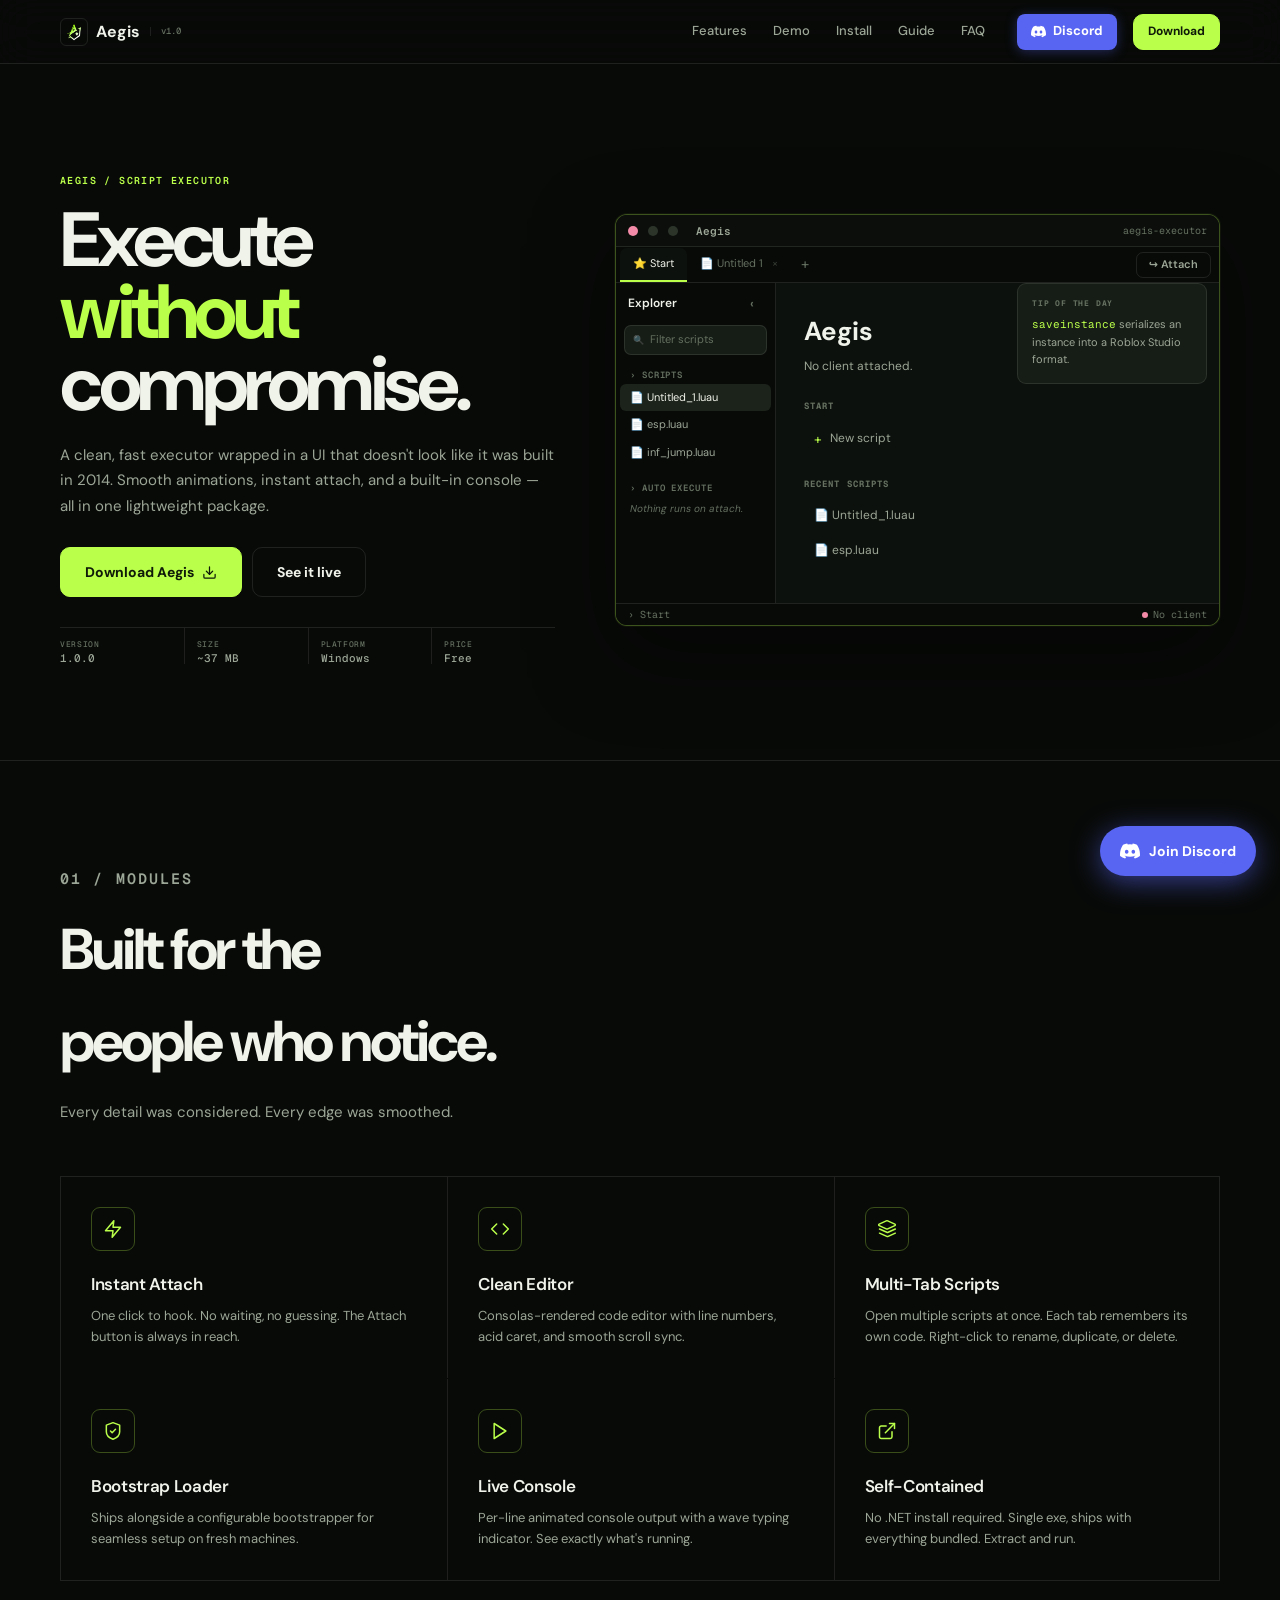
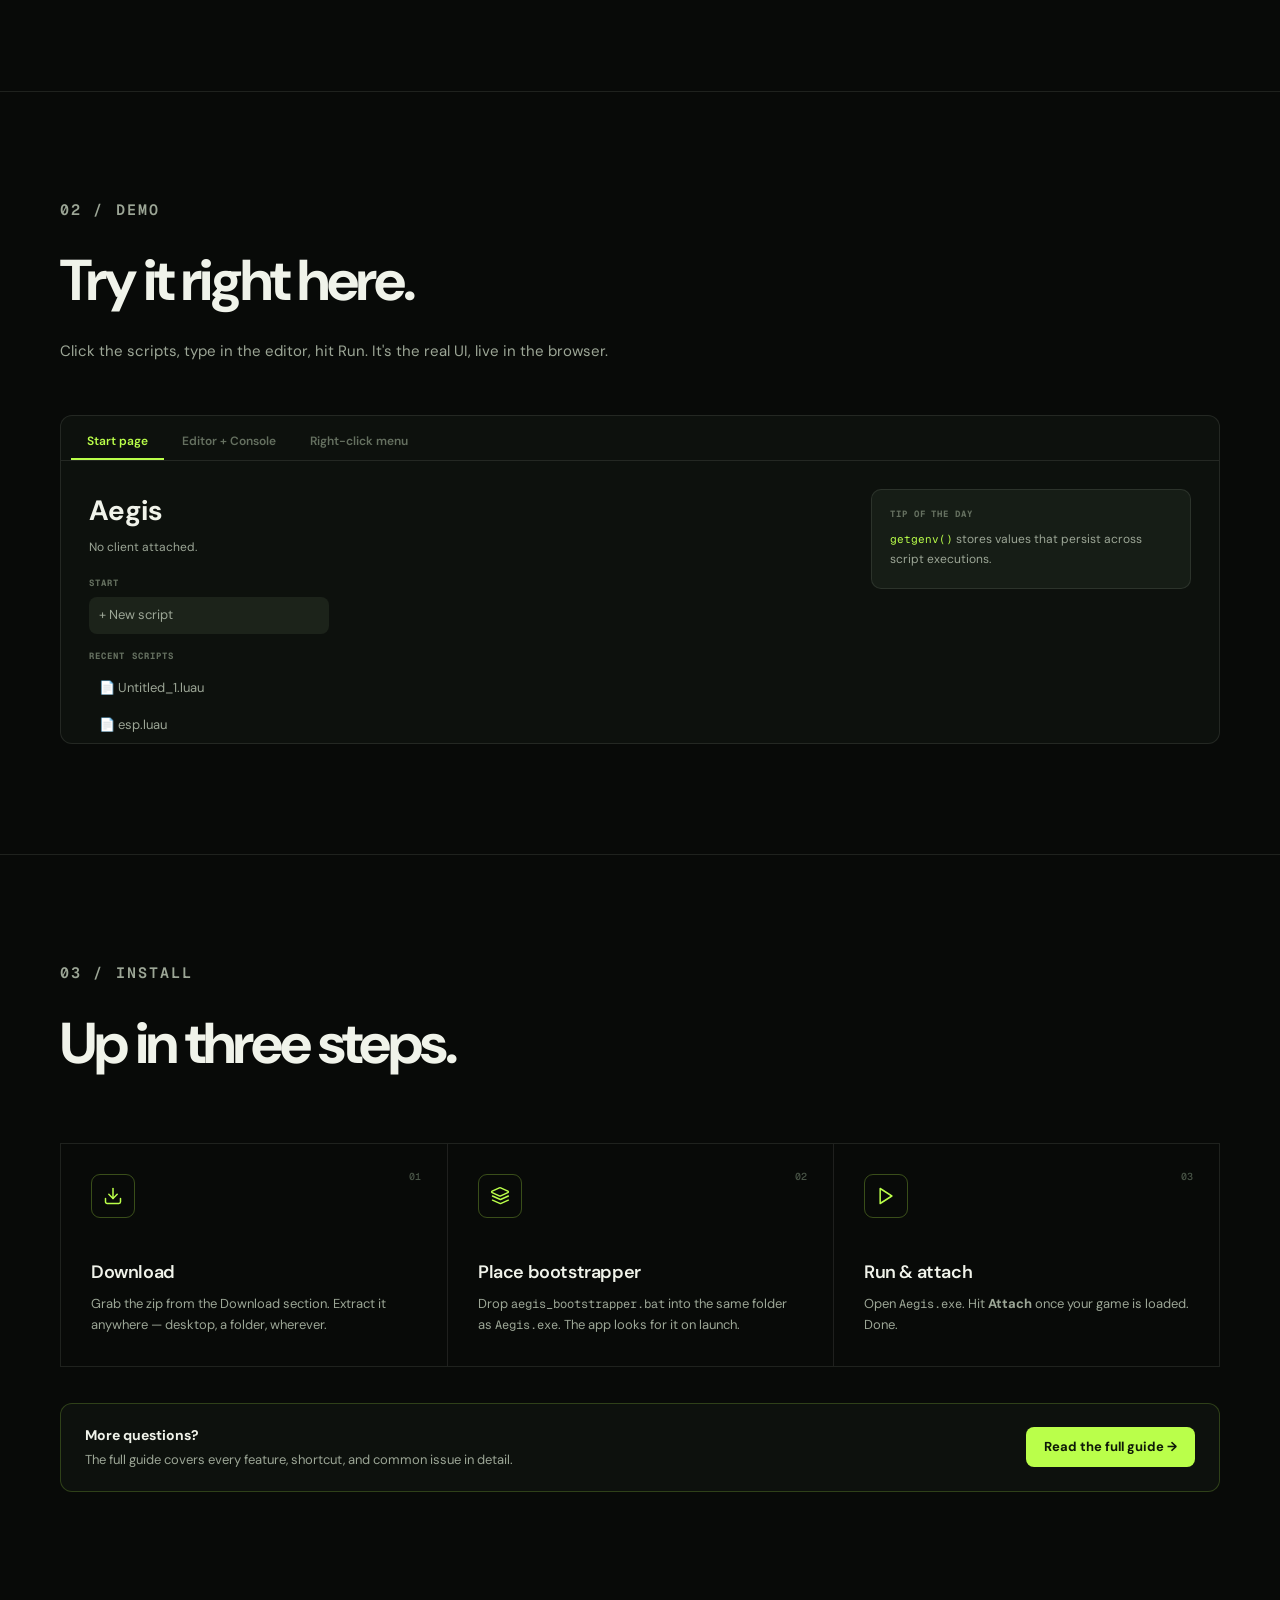
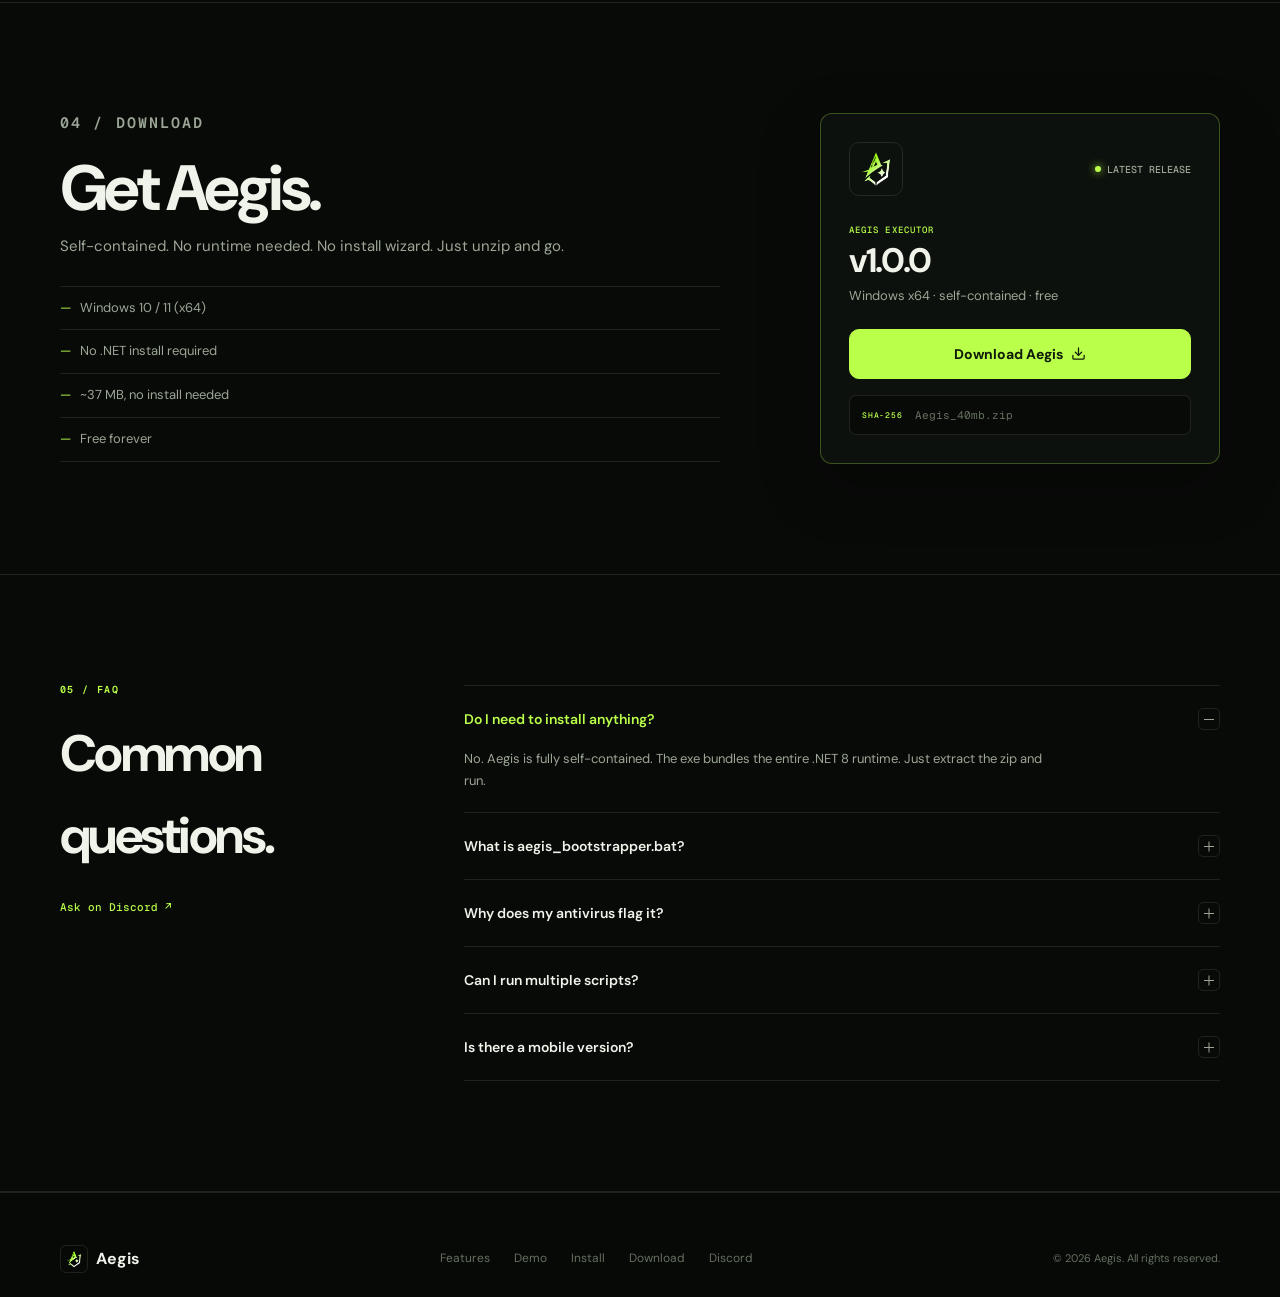
<file: index.html>
<!doctype html>
<html lang="en">
<head>
  <meta charset="utf-8">
  <meta name="viewport" content="width=device-width, initial-scale=1">
  <meta name="theme-color" content="#0a0c09">
  <meta name="description" content="Aegis — a fast, clean script executor with smooth animations and a modern UI.">
  <meta property="og:title" content="Aegis — Script Executor">
  <meta property="og:description" content="Fast. Clean. Smooth. The executor built different.">
  <meta property="og:type" content="website">
  <meta property="og:image" content="Aegis.png">
  <title>Aegis — Script Executor</title>
  <link rel="icon" href="Aegis.png" type="image/png">
  <link rel="preconnect" href="https://fonts.googleapis.com">
  <link rel="preconnect" href="https://fonts.gstatic.com" crossorigin>
  <link href="https://fonts.googleapis.com/css2?family=DM+Sans:ital,opsz,wght@0,9..40,400;0,9..40,500;0,9..40,600;0,9..40,700;1,9..40,400&family=Geist+Mono:wght@400;500;600&display=swap" rel="stylesheet">
  <link rel="stylesheet" href="styles.css">
  <script src="script.js" defer></script>
</head>
<body>

  <!-- ── SVG sprite ── -->
  <svg aria-hidden="true" style="display:none">
    <symbol id="i-dl"     viewBox="0 0 24 24"><path d="M21 15v4a2 2 0 0 1-2 2H5a2 2 0 0 1-2-2v-4"/><path d="m7 10 5 5 5-5"/><path d="M12 15V3"/></symbol>
    <symbol id="i-menu"   viewBox="0 0 24 24"><path d="M4 6h16"/><path d="M4 12h16"/><path d="M4 18h16"/></symbol>
    <symbol id="i-x"      viewBox="0 0 24 24"><path d="M18 6 6 18"/><path d="m6 6 12 12"/></symbol>
    <symbol id="i-play"   viewBox="0 0 24 24"><polygon points="5 3 19 12 5 21 5 3"/></symbol>
    <symbol id="i-shield" viewBox="0 0 24 24"><path d="M20 13c0 5-3.5 7.5-8 9-4.5-1.5-8-4-8-9V5l8-3 8 3Z"/><path d="m9 12 2 2 4-4"/></symbol>
    <symbol id="i-zap"    viewBox="0 0 24 24"><polygon points="13 2 3 14 12 14 11 22 21 10 12 10 13 2"/></symbol>
    <symbol id="i-code"   viewBox="0 0 24 24"><polyline points="16 18 22 12 16 6"/><polyline points="8 6 2 12 8 18"/></symbol>
    <symbol id="i-layers" viewBox="0 0 24 24"><path d="m12.83 2.18a2 2 0 0 0-1.66 0L2.6 6.08a1 1 0 0 0 0 1.83l8.58 3.91a2 2 0 0 0 1.66 0l8.58-3.9a1 1 0 0 0 0-1.83Z"/><path d="m22 12-8.58 3.91a2 2 0 0 1-1.66 0L3 12"/><path d="m22 17-8.58 3.91a2 2 0 0 1-1.66 0L3 17"/></symbol>
    <symbol id="i-ext"    viewBox="0 0 24 24"><path d="M15 3h6v6"/><path d="M10 14 21 3"/><path d="M18 13v6a2 2 0 0 1-2 2H5a2 2 0 0 1-2-2V8a2 2 0 0 1 2-2h6"/></symbol>
    <symbol id="i-check"  viewBox="0 0 24 24"><path d="m20 6-11 11-5-5"/></symbol>
    <symbol id="i-chev"   viewBox="0 0 24 24"><path d="m6 9 6 6 6-6"/></symbol>
  </svg>

  <a class="skip-link" href="#main">Skip to content</a>

  <!-- ── Floating Discord FAB ── -->
  <a class="dc-fab" href="https://discord.gg/rwnbmZfMpY" target="_blank" rel="noopener" aria-label="Join our Discord">
    <svg viewBox="0 0 24 24" fill="currentColor" aria-hidden="true" width="20" height="20">
      <path d="M20.317 4.37a19.791 19.791 0 0 0-4.885-1.515.074.074 0 0 0-.079.037c-.21.375-.444.864-.608 1.25a18.27 18.27 0 0 0-5.487 0 12.64 12.64 0 0 0-.617-1.25.077.077 0 0 0-.079-.037A19.736 19.736 0 0 0 3.677 4.37a.07.07 0 0 0-.032.027C.533 9.046-.32 13.58.099 18.057a.082.082 0 0 0 .031.057 19.9 19.9 0 0 0 5.993 3.03.078.078 0 0 0 .084-.028c.462-.63.874-1.295 1.226-1.994a.076.076 0 0 0-.041-.106 13.107 13.107 0 0 1-1.872-.892.077.077 0 0 1-.008-.128 10.2 10.2 0 0 0 .372-.292.074.074 0 0 1 .077-.01c3.928 1.793 8.18 1.793 12.062 0a.074.074 0 0 1 .078.01c.12.098.246.198.373.292a.077.077 0 0 1-.006.127 12.299 12.299 0 0 1-1.873.892.077.077 0 0 0-.041.107c.36.698.772 1.362 1.225 1.993a.076.076 0 0 0 .084.028 19.839 19.839 0 0 0 6.002-3.03.077.077 0 0 0 .032-.054c.5-5.177-.838-9.674-3.549-13.66a.061.061 0 0 0-.031-.03zM8.02 15.33c-1.183 0-2.157-1.085-2.157-2.419 0-1.333.956-2.419 2.157-2.419 1.21 0 2.176 1.096 2.157 2.42 0 1.333-.956 2.418-2.157 2.418zm7.975 0c-1.183 0-2.157-1.085-2.157-2.419 0-1.333.955-2.419 2.157-2.419 1.21 0 2.176 1.096 2.157 2.42 0 1.333-.946 2.418-2.157 2.418z"/>
    </svg>
    <span>Join Discord</span>
  </a>

  <!-- ── Header ── -->
  <header class="site-header" id="siteHeader">
    <div class="container header__inner">
      <a class="brand" href="#hero" aria-label="Aegis home">
        <span class="brand__mark"><img src="Aegis.png" alt=""></span>
        <span class="brand__name">Aegis</span>
        <span class="brand__ver">v1.0</span>
      </a>
      <nav class="desk-nav" aria-label="Primary">
        <a href="#features">Features</a>
        <a href="#demo">Demo</a>
        <a href="#install">Install</a>
        <a href="guide.html">Guide</a>
        <a href="#faq">FAQ</a>
      </nav>
      <div class="header__actions">
        <a class="btn-discord" href="https://discord.gg/rwnbmZfMpY" target="_blank" rel="noopener">
          <svg viewBox="0 0 24 24" fill="currentColor" width="15" height="15" aria-hidden="true">
            <path d="M20.317 4.37a19.791 19.791 0 0 0-4.885-1.515.074.074 0 0 0-.079.037c-.21.375-.444.864-.608 1.25a18.27 18.27 0 0 0-5.487 0 12.64 12.64 0 0 0-.617-1.25.077.077 0 0 0-.079-.037A19.736 19.736 0 0 0 3.677 4.37a.07.07 0 0 0-.032.027C.533 9.046-.32 13.58.099 18.057a.082.082 0 0 0 .031.057 19.9 19.9 0 0 0 5.993 3.03.078.078 0 0 0 .084-.028c.462-.63.874-1.295 1.226-1.994a.076.076 0 0 0-.041-.106 13.107 13.107 0 0 1-1.872-.892.077.077 0 0 1-.008-.128 10.2 10.2 0 0 0 .372-.292.074.074 0 0 1 .077-.01c3.928 1.793 8.18 1.793 12.062 0a.074.074 0 0 1 .078.01c.12.098.246.198.373.292a.077.077 0 0 1-.006.127 12.299 12.299 0 0 1-1.873.892.077.077 0 0 0-.041.107c.36.698.772 1.362 1.225 1.993a.076.076 0 0 0 .084.028 19.839 19.839 0 0 0 6.002-3.03.077.077 0 0 0 .032-.054c.5-5.177-.838-9.674-3.549-13.66a.061.061 0 0 0-.031-.03zM8.02 15.33c-1.183 0-2.157-1.085-2.157-2.419 0-1.333.956-2.419 2.157-2.419 1.21 0 2.176 1.096 2.157 2.42 0 1.333-.956 2.418-2.157 2.418zm7.975 0c-1.183 0-2.157-1.085-2.157-2.419 0-1.333.955-2.419 2.157-2.419 1.21 0 2.176 1.096 2.157 2.42 0 1.333-.946 2.418-2.157 2.418z"/>
          </svg>
          Discord
        </a>
        <a class="btn btn--sm" href="#download">Download</a>
      </div>
      <button class="ham" id="hamBtn" type="button" aria-label="Open menu" aria-expanded="false" aria-controls="mobileNav">
        <svg class="ham__open"  aria-hidden="true"><use href="#i-menu"/></svg>
        <svg class="ham__close" aria-hidden="true"><use href="#i-x"/></svg>
      </button>
    </div>
    <nav class="mob-nav" id="mobileNav" hidden aria-label="Mobile">
      <a href="#features">Features</a>
      <a href="#demo">Demo</a>
      <a href="#install">Install</a>
      <a href="#faq">FAQ</a>
      <div class="mob-nav__ctas">
        <a href="https://discord.gg/rwnbmZfMpY" target="_blank" rel="noopener">Discord</a>
        <a class="btn" href="#download">Download</a>
      </div>
    </nav>
  </header>

  <main id="main">

    <!-- ═══════════════════════════════════════
         HERO
    ═══════════════════════════════════════ -->
    <section class="hero" id="hero">
      <div class="container hero__grid">

        <!-- Copy -->
        <div class="hero__copy" data-reveal>
          <p class="eyebrow">AEGIS / SCRIPT EXECUTOR</p>
          <h1>Execute<br><span class="acid">without</span><br>compromise.</h1>
          <p class="hero__lead">A clean, fast executor wrapped in a UI that doesn't look like it was built in 2014. Smooth animations, instant attach, and a built-in console — all in one lightweight package.</p>
          <div class="hero__ctas">
            <a class="btn btn--lg" href="#download">
              Download Aegis
              <svg aria-hidden="true"><use href="#i-dl"/></svg>
            </a>
            <a class="btn btn--lg btn--ghost" href="#demo">See it live</a>
          </div>
          <dl class="hero__pills">
            <div><dt>Version</dt><dd>1.0.0</dd></div>
            <div><dt>Size</dt><dd>~37 MB</dd></div>
            <div><dt>Platform</dt><dd>Windows</dd></div>
            <div><dt>Price</dt><dd>Free</dd></div>
          </dl>
        </div>

        <!-- Live UI demo shell -->
        <div class="ui-shell" data-reveal aria-label="Interactive Aegis UI preview">
          <div class="ui-shell__bar">
            <span class="ui-shell__dot ui-shell__dot--red"></span>
            <span class="ui-shell__dot"></span>
            <span class="ui-shell__dot"></span>
            <span class="ui-shell__title">Aegis</span>
            <span class="ui-shell__addr">aegis-executor</span>
          </div>

          <!-- Tabs -->
          <div class="ui-tabs">
            <button class="ui-tab ui-tab--active" data-tab="start">⭐ Start</button>
            <button class="ui-tab"                data-tab="editor">📄 Untitled 1 <span class="ui-tab__x">×</span></button>
            <span class="ui-tab ui-tab--plus">+</span>
            <div class="ui-tabs__right">
              <button class="ui-btn-attach">↪ Attach</button>
            </div>
          </div>

          <!-- Panels -->
          <div class="ui-body">
            <!-- Sidebar -->
            <aside class="ui-sidebar">
              <div class="ui-sidebar__head">
                <span>Explorer</span>
                <button class="ui-icon-btn">‹</button>
              </div>
              <div class="ui-filter">
                <span class="ui-filter__icon">🔍</span>
                <span class="ui-filter__placeholder">Filter scripts</span>
              </div>
              <div class="ui-tree">
                <div class="ui-tree__section">› SCRIPTS</div>
                <div class="ui-tree__item ui-tree__item--active" data-script="hello">📄 Untitled_1.luau</div>
                <div class="ui-tree__item" data-script="esp">📄 esp.luau</div>
                <div class="ui-tree__item" data-script="inf">📄 inf_jump.luau</div>
                <div class="ui-tree__section" style="margin-top:10px">› AUTO EXECUTE</div>
                <div class="ui-tree__empty">Nothing runs on attach.</div>
              </div>
            </aside>

            <!-- Start page -->
            <div class="ui-page" id="page-start">
              <div class="ui-start__content">
                <h2 class="ui-start__title">Aegis</h2>
                <p class="ui-start__sub">No client attached.</p>
                <div class="ui-start__section-label">START</div>
                <button class="ui-start__action" id="demoNewScript">
                  <span class="ui-start__action-icon acid">+</span> New script
                </button>
                <div class="ui-start__section-label" style="margin-top:20px">RECENT SCRIPTS</div>
                <button class="ui-start__action" data-open-script="hello">📄 Untitled_1.luau</button>
                <button class="ui-start__action" data-open-script="esp">📄 esp.luau</button>
              </div>
              <div class="ui-tip">
                <div class="ui-tip__label">TIP OF THE DAY</div>
                <p><code>saveinstance</code> serializes an instance into a Roblox Studio format.</p>
              </div>
            </div>

            <!-- Editor page -->
            <div class="ui-page ui-page--hidden" id="page-editor">
              <div class="ui-editor">
                <div class="ui-editor__crumb">📄 <span id="editorFilename">Untitled 1</span></div>
                <div class="ui-editor__area">
                  <div class="ui-editor__gutter" id="editorGutter">1</div>
                  <textarea class="ui-editor__code" id="editorCode" spellcheck="false">print("Hello, world!");</textarea>
                </div>
                <div class="ui-console">
                  <div class="ui-console__bar">
                    <span>› CONSOLE</span>
                    <div class="ui-console__controls">
                      <button class="ui-icon-btn" id="consoleClear" title="Clear">⊘</button>
                      <button class="ui-icon-btn" title="Close">×</button>
                    </div>
                  </div>
                  <div class="ui-console__output" id="consoleOutput">
                    <div class="ui-console__line">Aegis ready, waiting for a client.</div>
                  </div>
                  <div class="ui-console__typing" id="typingDots" hidden>
                    <span class="dot"></span><span class="dot"></span><span class="dot"></span>
                  </div>
                </div>
              </div>
            </div>
          </div>

          <!-- Status bar -->
          <div class="ui-statusbar">
            <span>› <span id="statusText">Start</span></span>
            <span class="ui-statusbar__right">
              <span class="ui-statusbar__client">
                <span class="ui-statusbar__dot"></span> No client
              </span>
            </span>
          </div>
        </div><!-- /ui-shell -->

      </div>
    </section>

    <!-- ═══════════════════════════════════════
         FEATURES
    ═══════════════════════════════════════ -->
    <section class="section section--border" id="features">
      <div class="container">
        <div class="section-heading" data-reveal>
          <p class="eyebrow">01 / MODULES</p>
          <h2>Built for the<br>people who notice.</h2>
          <p>Every detail was considered. Every edge was smoothed.</p>
        </div>

        <ul class="feat-grid">
          <li data-reveal>
            <div class="feat-icon">
              <svg aria-hidden="true"><use href="#i-zap"/></svg>
            </div>
            <h3>Instant Attach</h3>
            <p>One click to hook. No waiting, no guessing. The Attach button is always in reach.</p>
          </li>
          <li data-reveal>
            <div class="feat-icon">
              <svg aria-hidden="true"><use href="#i-code"/></svg>
            </div>
            <h3>Clean Editor</h3>
            <p>Consolas-rendered code editor with line numbers, acid caret, and smooth scroll sync.</p>
          </li>
          <li data-reveal>
            <div class="feat-icon">
              <svg aria-hidden="true"><use href="#i-layers"/></svg>
            </div>
            <h3>Multi-Tab Scripts</h3>
            <p>Open multiple scripts at once. Each tab remembers its own code. Right-click to rename, duplicate, or delete.</p>
          </li>
          <li data-reveal>
            <div class="feat-icon">
              <svg aria-hidden="true"><use href="#i-shield"/></svg>
            </div>
            <h3>Bootstrap Loader</h3>
            <p>Ships alongside a configurable bootstrapper for seamless setup on fresh machines.</p>
          </li>
          <li data-reveal>
            <div class="feat-icon">
              <svg aria-hidden="true"><use href="#i-play"/></svg>
            </div>
            <h3>Live Console</h3>
            <p>Per-line animated console output with a wave typing indicator. See exactly what's running.</p>
          </li>
          <li data-reveal>
            <div class="feat-icon">
              <svg aria-hidden="true"><use href="#i-ext"/></svg>
            </div>
            <h3>Self-Contained</h3>
            <p>No .NET install required. Single exe, ships with everything bundled. Extract and run.</p>
          </li>
        </ul>
      </div>
    </section>

    <!-- ═══════════════════════════════════════
         DEMO SECTION (full-width interactive)
    ═══════════════════════════════════════ -->
    <section class="section" id="demo">
      <div class="container">
        <div class="section-heading" data-reveal>
          <p class="eyebrow">02 / DEMO</p>
          <h2>Try it right here.</h2>
          <p>Click the scripts, type in the editor, hit Run. It's the real UI, live in the browser.</p>
        </div>

        <div class="demo-shell" data-reveal>
          <div class="demo-shell__tabs">
            <button class="demo-tab demo-tab--active" data-demo="start">Start page</button>
            <button class="demo-tab" data-demo="editor">Editor + Console</button>
            <button class="demo-tab" data-demo="context">Right-click menu</button>
          </div>

          <div class="demo-panel" id="demo-start">
            <div class="demo-mockup demo-mockup--start">
              <div class="dm-title">Aegis</div>
              <div class="dm-sub">No client attached.</div>
              <div class="dm-label">START</div>
              <div class="dm-action dm-action--highlight">+ New script</div>
              <div class="dm-label" style="margin-top:16px">RECENT SCRIPTS</div>
              <div class="dm-action">📄 Untitled_1.luau</div>
              <div class="dm-action">📄 esp.luau</div>
            </div>
            <div class="demo-tip">
              <div class="demo-tip__card">
                <div class="demo-tip__label">TIP OF THE DAY</div>
                <p><code>getgenv()</code> stores values that persist across script executions.</p>
              </div>
            </div>
          </div>

          <div class="demo-panel demo-panel--hidden" id="demo-editor">
            <div class="demo-editor-wrap">
              <div class="demo-editor-crumb">📄 Untitled 1</div>
              <div class="demo-editor-body">
                <div class="demo-gutter" id="demoGutter">1<br>2<br>3<br>4<br>5</div>
                <textarea class="demo-code" id="demoCode" spellcheck="false">local Players = game:GetService("Players")
local lp = Players.LocalPlayer
local char = lp.Character

print("Aegis ready")
</textarea>
              </div>
              <div class="demo-console">
                <div class="demo-console-bar">
                  <span>› CONSOLE</span>
                  <button class="demo-run-btn" id="demoRunBtn">▶ Run</button>
                </div>
                <div class="demo-console-out" id="demoConsoleOut">
                  <span class="demo-console-line">Aegis ready, waiting for a client.</span>
                </div>
                <div class="demo-typing" id="demoTyping" hidden>
                  <span class="dot"></span><span class="dot"></span><span class="dot"></span>
                </div>
              </div>
            </div>
          </div>

          <div class="demo-panel demo-panel--hidden" id="demo-context">
            <div class="demo-ctx-wrap">
              <div class="demo-ctx-sidebar">
                <div class="demo-ctx-section">› SCRIPTS</div>
                <div class="demo-ctx-item demo-ctx-item--selected">📄 Untitled_1.luau</div>
                <div class="demo-ctx-item">📄 esp.luau</div>
                <div class="demo-ctx-item">📄 inf_jump.luau</div>
              </div>
              <div class="demo-ctx-menu" id="demoCtxMenu">
                <button class="demo-ctx-btn">📂  Open</button>
                <button class="demo-ctx-btn">▶  Execute</button>
                <hr class="demo-ctx-sep">
                <button class="demo-ctx-btn">📋  Duplicate</button>
                <button class="demo-ctx-btn">✏  Rename</button>
                <button class="demo-ctx-btn">📁  Show in Explorer</button>
                <hr class="demo-ctx-sep">
                <button class="demo-ctx-btn demo-ctx-btn--danger">🗑  Delete</button>
              </div>
              <p class="demo-ctx-hint">Right-click any script in the sidebar to get this menu.</p>
            </div>
          </div>
        </div>
      </div>
    </section>

    <!-- ═══════════════════════════════════════
         INSTALL
    ═══════════════════════════════════════ -->
    <section class="section section--border" id="install">
      <div class="container">
        <div class="section-heading" data-reveal>
          <p class="eyebrow">03 / INSTALL</p>
          <h2>Up in three steps.</h2>
        </div>

        <ol class="steps" data-reveal>
          <li>
            <span class="step-num">01</span>
            <div class="step-icon">
              <svg aria-hidden="true"><use href="#i-dl"/></svg>
            </div>
            <h3>Download</h3>
            <p>Grab the zip from the Download section. Extract it anywhere — desktop, a folder, wherever.</p>
          </li>
          <li>
            <span class="step-num">02</span>
            <div class="step-icon">
              <svg aria-hidden="true"><use href="#i-layers"/></svg>
            </div>
            <h3>Place bootstrapper</h3>
            <p>Drop <code>aegis_bootstrapper.bat</code> into the same folder as <code>Aegis.exe</code>. The app looks for it on launch.</p>
          </li>
          <li>
            <span class="step-num">03</span>
            <div class="step-icon">
              <svg aria-hidden="true"><use href="#i-play"/></svg>
            </div>
            <h3>Run & attach</h3>
            <p>Open <code>Aegis.exe</code>. Hit <strong>Attach</strong> once your game is loaded. Done.</p>
          </li>
        </ol>

        <div style="margin-top:36px;padding:20px 24px;background:#0d110d;border:1px solid rgba(186,255,74,.2);border-radius:12px;display:flex;align-items:center;justify-content:space-between;gap:20px;flex-wrap:wrap">
          <div>
            <p style="font-weight:700;font-size:14px;margin-bottom:4px;color:#f0f3ea">More questions?</p>
            <p style="font-size:13px;color:#9ca696;margin:0">The full guide covers every feature, shortcut, and common issue in detail.</p>
          </div>
          <a href="guide.html" style="display:inline-flex;align-items:center;gap:7px;padding:0 18px;height:40px;background:#baff4a;color:#0f1a08;border-radius:8px;font-size:13px;font-weight:700;text-decoration:none;white-space:nowrap;flex-shrink:0">Read the full guide →</a>
        </div>
      </div>
    </section>

    <!-- ═══════════════════════════════════════
         DOWNLOAD
    ═══════════════════════════════════════ -->
    <section class="section" id="download">
      <div class="container dl-grid" data-reveal>
        <div class="dl-copy">
          <p class="eyebrow">04 / DOWNLOAD</p>
          <h2>Get Aegis.</h2>
          <p>Self-contained. No runtime needed. No install wizard. Just unzip and go.</p>
          <ul class="dl-list">
            <li>Windows 10 / 11 (x64)</li>
            <li>No .NET install required</li>
            <li>~37 MB, no install needed</li>
            <li>Free forever</li>
          </ul>
        </div>

        <div class="dl-card">
          <div class="dl-card__top">
            <div class="dl-logo"><img src="Aegis.png" alt="Aegis"></div>
            <div class="dl-status"><span class="dl-status__dot"></span> Latest release</div>
          </div>
          <div class="dl-card__label">AEGIS EXECUTOR</div>
          <h3 class="dl-card__ver">v1.0.0</h3>
          <p class="dl-card__desc">Windows x64 · self-contained · free</p>
          <a class="btn btn--lg" href="https://file.garden/aq7pGjhhHV7kFaey/jew/Aegis_40mb.zip" id="dlBtn" download>
            Download Aegis
            <svg aria-hidden="true"><use href="#i-dl"/></svg>
          </a>
          <div class="dl-hash">
            <span class="dl-hash__label">SHA-256</span>
            <code class="dl-hash__val">Aegis_40mb.zip</code>
          </div>
        </div>
      </div>
    </section>

    <!-- ═══════════════════════════════════════
         FAQ
    ═══════════════════════════════════════ -->
    <section class="section section--border" id="faq">
      <div class="container faq-grid" data-reveal>
        <div class="faq-intro">
          <p class="eyebrow">05 / FAQ</p>
          <h2>Common questions.</h2>
          <a class="plain-link" href="https://discord.gg/rwnbmZfMpY" target="_blank" rel="noopener">Ask on Discord ↗</a>
        </div>
        <div class="faq">
          <details open>
            <summary>Do I need to install anything?<span aria-hidden="true"></span></summary>
            <p>No. Aegis is fully self-contained. The exe bundles the entire .NET 8 runtime. Just extract the zip and run.</p>
          </details>
          <details>
            <summary>What is aegis_bootstrapper.bat?<span aria-hidden="true"></span></summary>
            <p>It's a setup script that runs silently when you launch Aegis. Place it next to <code>Aegis.exe</code>. If it's missing, Aegis will tell you where to put it.</p>
          </details>
          <details>
            <summary>Why does my antivirus flag it?<span aria-hidden="true"></span></summary>
            <p>Self-contained .NET executables commonly trigger heuristic detections. Add the folder to your AV exclusions. Aegis does not contain malicious code.</p>
          </details>
          <details>
            <summary>Can I run multiple scripts?<span aria-hidden="true"></span></summary>
            <p>Yes. Open as many tabs as you want. Each one holds its own code independently. Use the + button in the tab bar or right-click a script in the sidebar.</p>
          </details>
          <details>
            <summary>Is there a mobile version?<span aria-hidden="true"></span></summary>
            <p>Not currently. Aegis is a Windows desktop application. A web or mobile companion is not planned for v1.</p>
          </details>
        </div>
      </div>
    </section>

  </main>

  <!-- ── Footer ── -->
  <footer class="footer">
    <div class="container footer__inner">
      <a class="brand" href="#hero" aria-label="Aegis home">
        <span class="brand__mark"><img src="Aegis.png" alt=""></span>
        <span class="brand__name">Aegis</span>
      </a>
      <nav class="footer__nav" aria-label="Footer">
        <a href="#features">Features</a>
        <a href="#demo">Demo</a>
        <a href="#install">Install</a>
        <a href="#download">Download</a>
        <a href="https://discord.gg/rwnbmZfMpY" target="_blank" rel="noopener">Discord</a>
      </nav>
      <p class="footer__copy">© 2026 Aegis. All rights reserved.</p>
    </div>
  </footer>

</body>
</html>
</file>
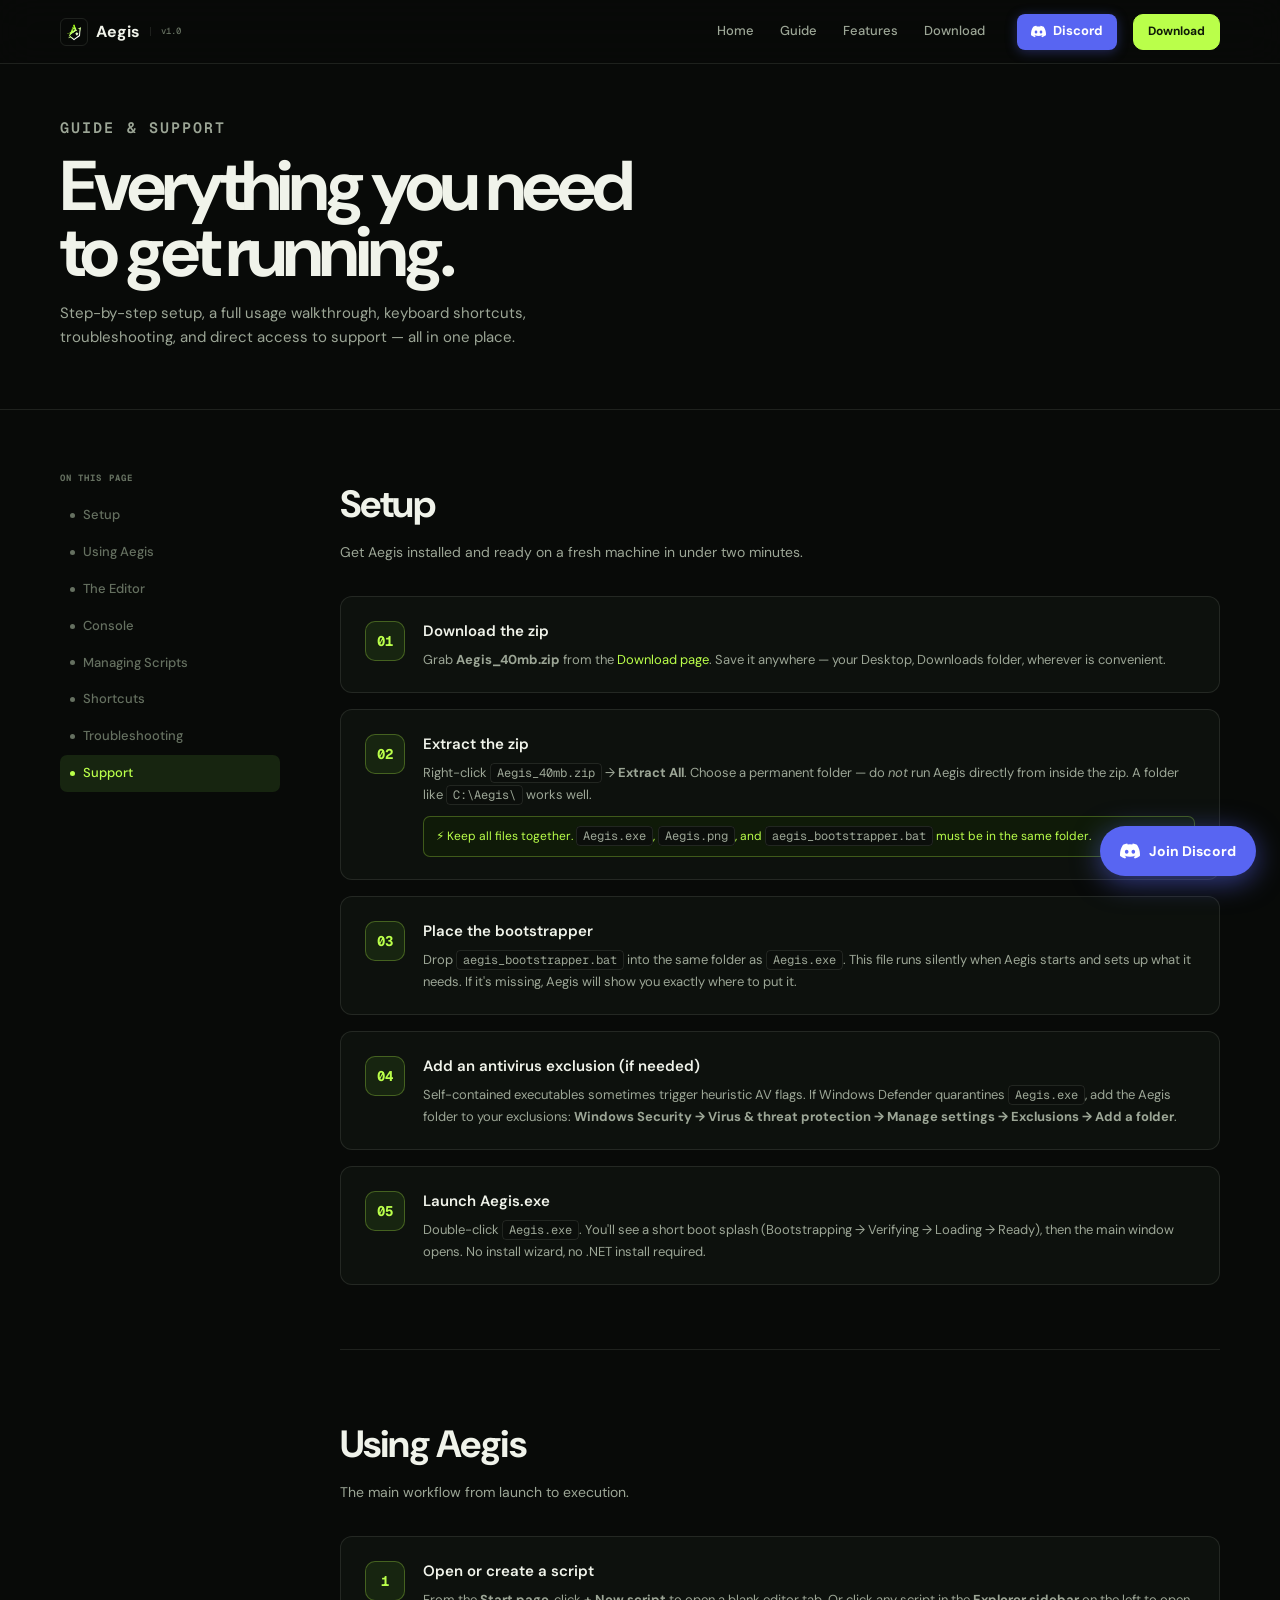
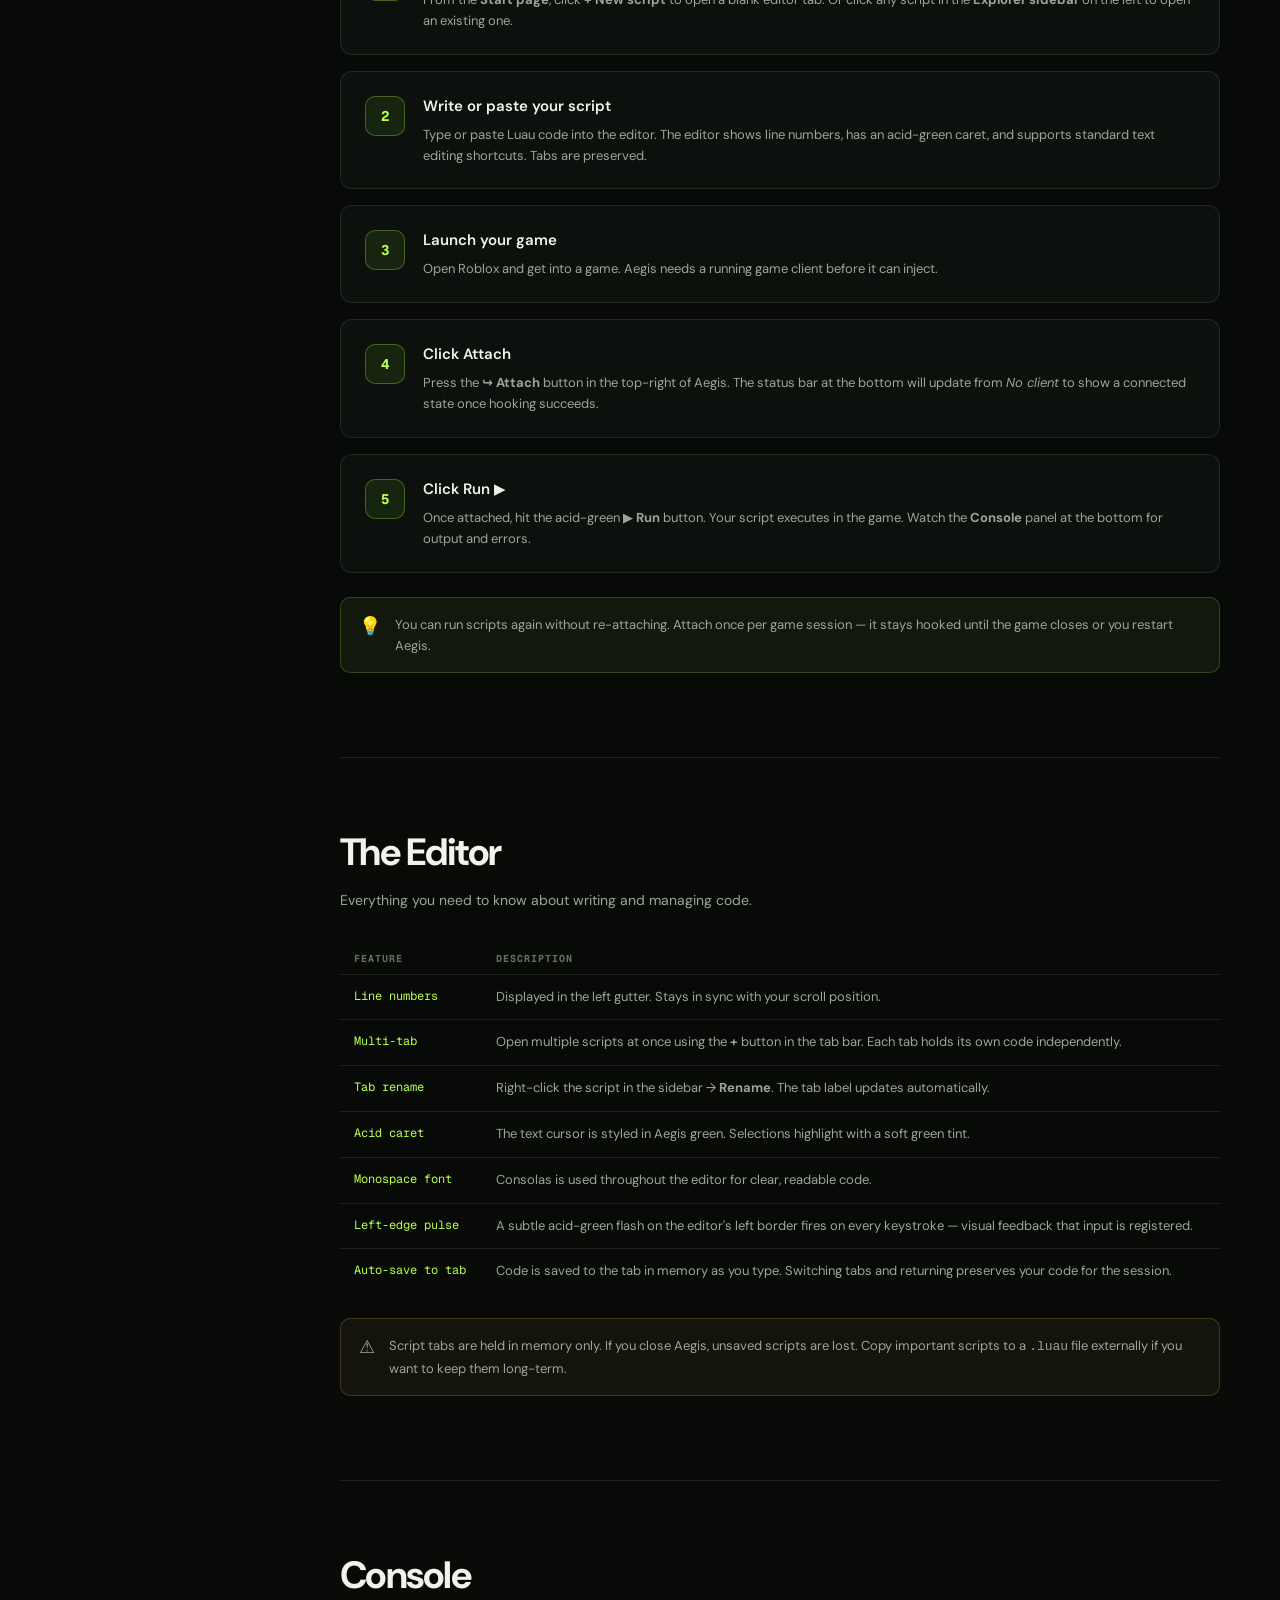
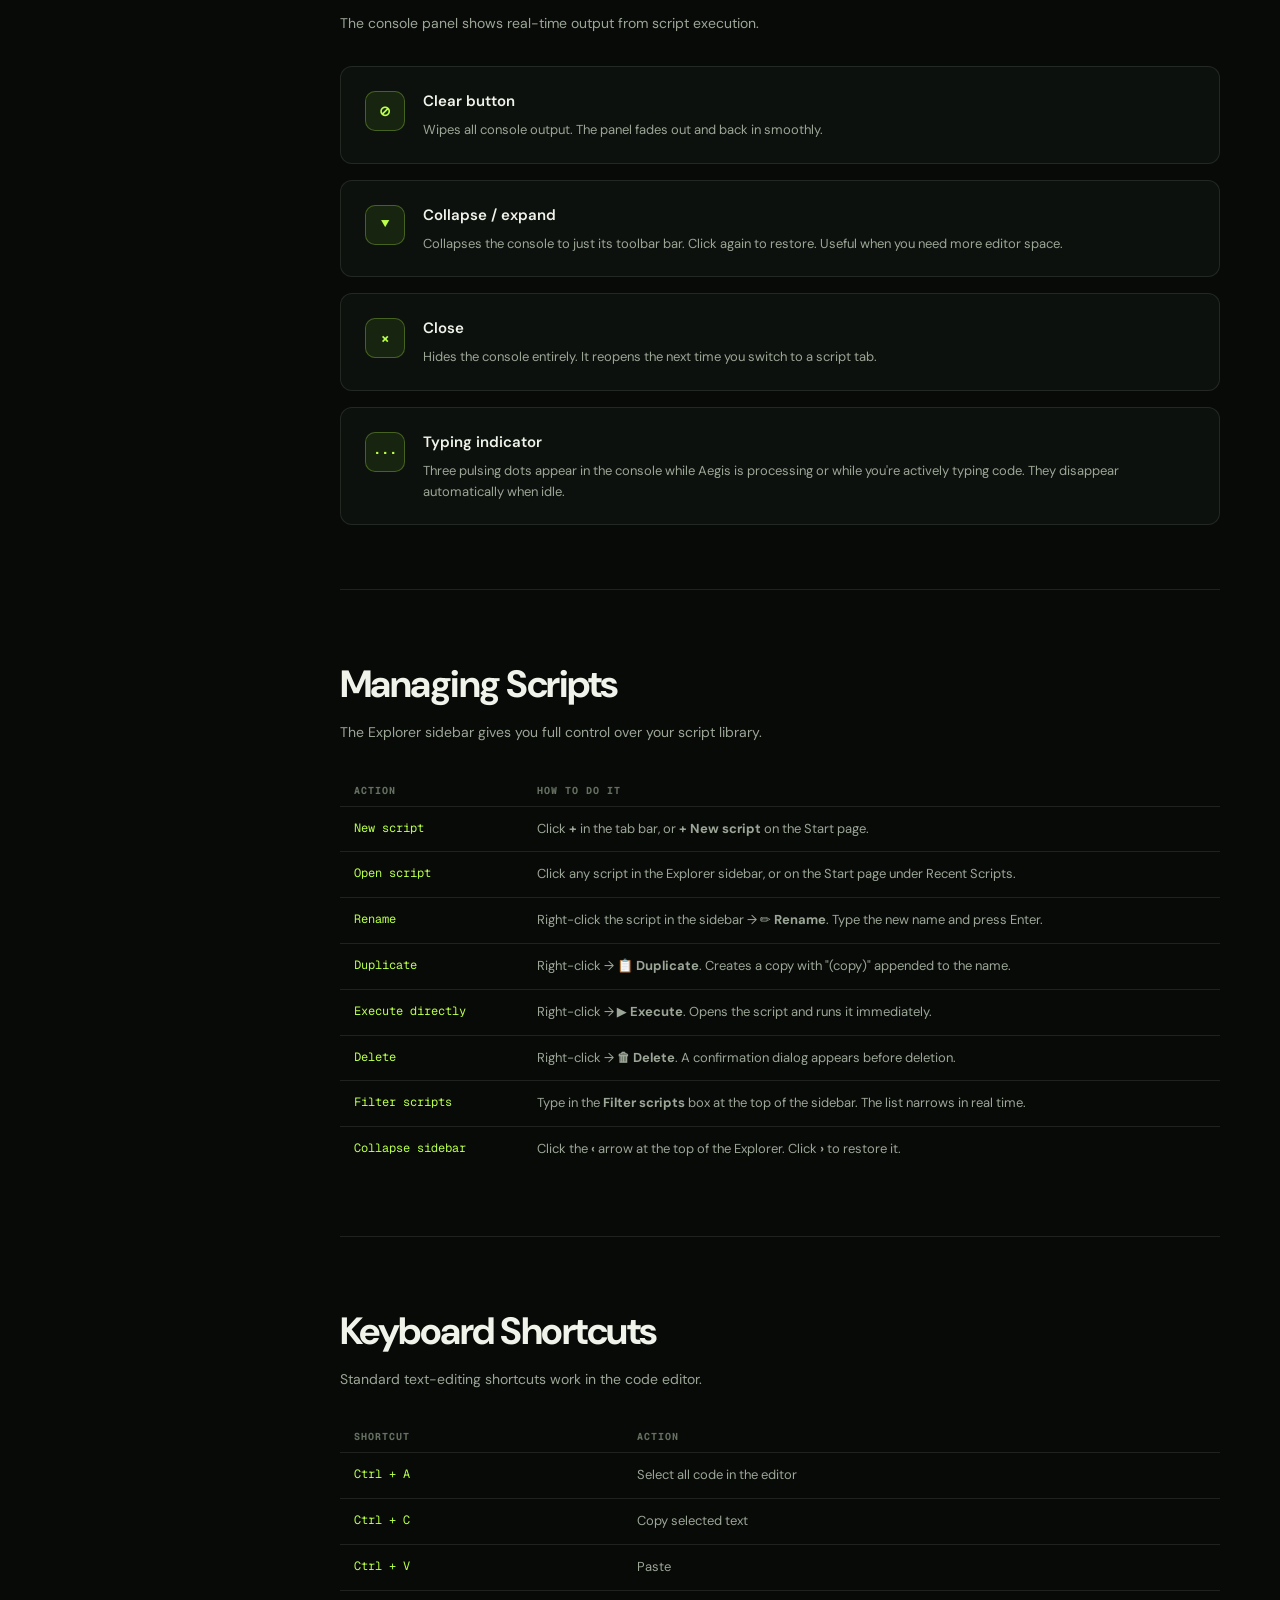
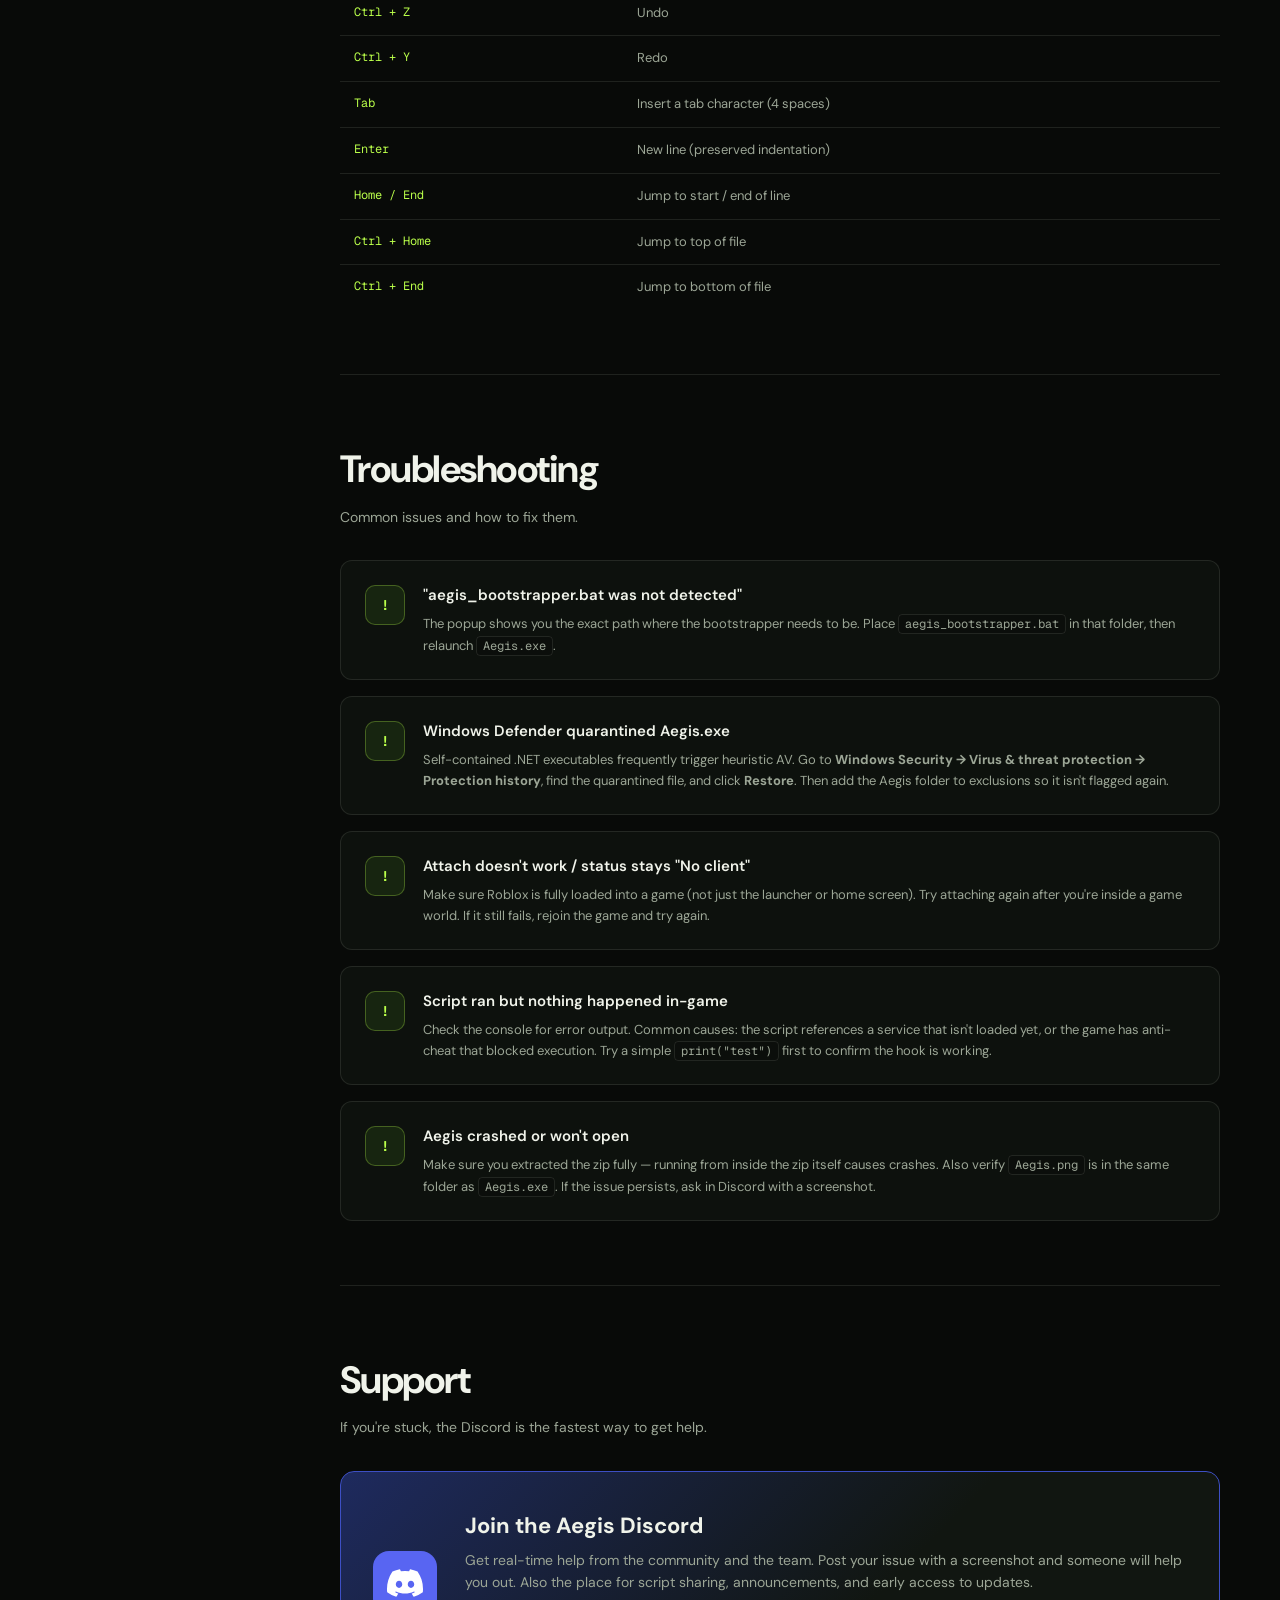
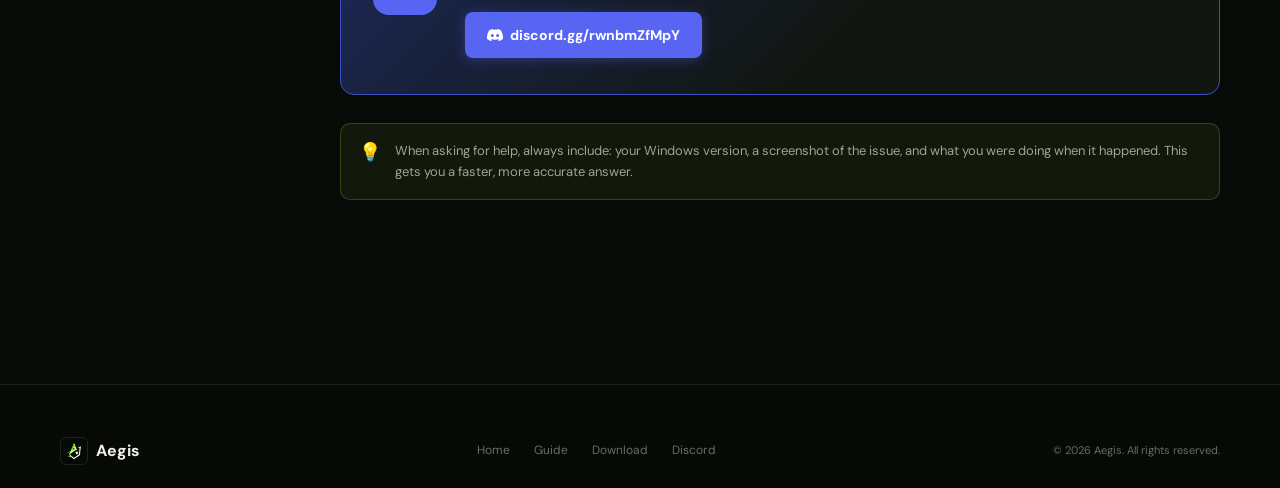
<file: guide.html>
<!doctype html>
<html lang="en">
<head>
  <meta charset="utf-8">
  <meta name="viewport" content="width=device-width, initial-scale=1">
  <meta name="theme-color" content="#0a0c09">
  <meta name="description" content="Aegis — Setup guide, usage tutorial, and support.">
  <title>Aegis — Guide & Support</title>
  <link rel="icon" href="Aegis.png" type="image/png">
  <link rel="preconnect" href="https://fonts.googleapis.com">
  <link rel="preconnect" href="https://fonts.gstatic.com" crossorigin>
  <link href="https://fonts.googleapis.com/css2?family=DM+Sans:opsz,wght@9..40,400;9..40,500;9..40,600;9..40,700&family=Geist+Mono:wght@400;500;600&display=swap" rel="stylesheet">
  <link rel="stylesheet" href="styles.css">
  <style>
    /* ── Guide-page extras ── */
    .guide-hero { padding: 120px 0 60px; border-bottom: 1px solid var(--line); }
    .guide-hero h1 { font-size: clamp(40px,5.5vw,72px); font-weight:700;
      letter-spacing:-.058em; line-height:.94; margin-bottom:16px; }
    .guide-hero p { color:var(--muted); font-size:15px; max-width:520px; }

    .guide-layout { display:grid; grid-template-columns:220px 1fr; gap:60px;
      padding:64px 0 100px; align-items:start; }

    /* Sticky sidebar nav */
    .guide-nav { position:sticky; top:calc(var(--hdr) + 20px); }
    .guide-nav__label { font:700 9px/1 var(--mono); letter-spacing:.12em;
      color:var(--quiet); text-transform:uppercase; margin-bottom:14px; }
    .guide-nav a { display:flex; align-items:center; gap:8px; padding:8px 10px;
      border-radius:7px; font-size:13px; font-weight:500; color:var(--quiet);
      text-decoration:none; transition:background .14s, color .14s; }
    .guide-nav a:hover { background:var(--hover); color:var(--muted); }
    .guide-nav a.active { background:var(--acid-dim); color:var(--acid); }
    .guide-nav__dot { width:5px; height:5px; border-radius:50%;
      background:currentColor; flex-shrink:0; }

    /* Content */
    .guide-content { min-width:0; }
    .guide-section { padding-bottom:64px; border-bottom:1px solid var(--line);
      margin-bottom:64px; scroll-margin-top:calc(var(--hdr) + 28px); }
    .guide-section:last-child { border-bottom:none; margin-bottom:0; }

    .guide-section h2 { font-size:clamp(26px,3.5vw,38px); font-weight:700;
      letter-spacing:-.04em; margin-bottom:6px; }
    .guide-section .sub { color:var(--muted); font-size:14px; margin-bottom:32px; }

    /* Step cards */
    .steps-list { display:grid; gap:16px; }
    .step-card { background:var(--panel); border:1px solid var(--line);
      border-radius:12px; padding:22px 24px; display:grid;
      grid-template-columns:40px 1fr; gap:0 18px; }
    .step-card__num { width:40px; height:40px; border-radius:10px;
      background:var(--acid-dim); border:1px solid var(--line-a);
      display:grid; place-items:center; font:700 14px/1 var(--mono);
      color:var(--acid); margin-top:2px; }
    .step-card h3 { font-size:15px; font-weight:600; margin-bottom:6px; }
    .step-card p  { font-size:13px; color:var(--muted); line-height:1.65; margin:0; }
    .step-card code { font-family:var(--mono); font-size:12px;
      background:#0b0e0b; border:1px solid var(--line);
      padding:1px 6px; border-radius:4px; color:var(--muted); }
    .step-card .note { margin-top:10px; padding:10px 12px;
      background:#0f1a08; border:1px solid var(--line-a);
      border-radius:7px; font-size:12px; color:var(--acid); }

    /* Warning / tip boxes */
    .callout { display:flex; gap:14px; padding:16px 18px;
      border-radius:10px; margin:20px 0; font-size:13px; line-height:1.65; }
    .callout--tip  { background:rgba(186,255,74,.06); border:1px solid rgba(186,255,74,.2); color:var(--muted); }
    .callout--warn { background:rgba(255,201,107,.05); border:1px solid rgba(255,201,107,.2); color:var(--muted); }
    .callout__icon { font-size:18px; flex-shrink:0; line-height:1.4; }

    /* Feature table */
    .feat-table { width:100%; border-collapse:collapse; font-size:13px; }
    .feat-table th { text-align:left; padding:10px 14px; font:700 10px/1 var(--mono);
      letter-spacing:.1em; text-transform:uppercase; color:var(--quiet);
      border-bottom:1px solid var(--line); }
    .feat-table td { padding:12px 14px; border-bottom:1px solid var(--line);
      color:var(--muted); vertical-align:top; }
    .feat-table tr:last-child td { border-bottom:none; }
    .feat-table td:first-child { font-family:var(--mono); font-size:12px;
      color:var(--acid); white-space:nowrap; }

    /* Discord CTA block */
    .dc-cta-block { background:linear-gradient(135deg,#1e2a5e 0%,#111611 60%);
      border:1px solid #3d4fc4; border-radius:14px; padding:36px 32px;
      display:flex; align-items:center; gap:28px; }
    .dc-cta-block__icon { width:64px; height:64px; background:#5865F2;
      border-radius:16px; display:grid; place-items:center; flex-shrink:0; }
    .dc-cta-block__icon svg { width:36px; height:36px; }
    .dc-cta-block h3 { font-size:22px; font-weight:700; margin-bottom:6px; }
    .dc-cta-block p  { color:var(--muted); font-size:14px; margin-bottom:18px; }
    .dc-cta-block .btn-discord { font-size:14px; height:46px; padding:0 22px; }

    @media (max-width:780px) {
      .guide-layout { grid-template-columns:1fr; }
      .guide-nav { position:static; }
      .dc-cta-block { flex-direction:column; text-align:center; }
    }
  </style>
</head>
<body>

  <svg aria-hidden="true" style="display:none">
    <symbol id="i-menu" viewBox="0 0 24 24"><path d="M4 6h16"/><path d="M4 12h16"/><path d="M4 18h16"/></symbol>
    <symbol id="i-x"    viewBox="0 0 24 24"><path d="M18 6 6 18"/><path d="m6 6 12 12"/></symbol>
  </svg>

  <a class="skip-link" href="#main">Skip to content</a>

  <!-- ── Floating Discord FAB ── -->
  <a class="dc-fab" href="https://discord.gg/rwnbmZfMpY" target="_blank" rel="noopener" aria-label="Join Discord">
    <svg viewBox="0 0 24 24" fill="currentColor" aria-hidden="true" width="20" height="20">
      <path d="M20.317 4.37a19.791 19.791 0 0 0-4.885-1.515.074.074 0 0 0-.079.037c-.21.375-.444.864-.608 1.25a18.27 18.27 0 0 0-5.487 0 12.64 12.64 0 0 0-.617-1.25.077.077 0 0 0-.079-.037A19.736 19.736 0 0 0 3.677 4.37a.07.07 0 0 0-.032.027C.533 9.046-.32 13.58.099 18.057a.082.082 0 0 0 .031.057 19.9 19.9 0 0 0 5.993 3.03.078.078 0 0 0 .084-.028c.462-.63.874-1.295 1.226-1.994a.076.076 0 0 0-.041-.106 13.107 13.107 0 0 1-1.872-.892.077.077 0 0 1-.008-.128 10.2 10.2 0 0 0 .372-.292.074.074 0 0 1 .077-.01c3.928 1.793 8.18 1.793 12.062 0a.074.074 0 0 1 .078.01c.12.098.246.198.373.292a.077.077 0 0 1-.006.127 12.299 12.299 0 0 1-1.873.892.077.077 0 0 0-.041.107c.36.698.772 1.362 1.225 1.993a.076.076 0 0 0 .084.028 19.839 19.839 0 0 0 6.002-3.03.077.077 0 0 0 .032-.054c.5-5.177-.838-9.674-3.549-13.66a.061.061 0 0 0-.031-.03zM8.02 15.33c-1.183 0-2.157-1.085-2.157-2.419 0-1.333.956-2.419 2.157-2.419 1.21 0 2.176 1.096 2.157 2.42 0 1.333-.956 2.418-2.157 2.418zm7.975 0c-1.183 0-2.157-1.085-2.157-2.419 0-1.333.955-2.419 2.157-2.419 1.21 0 2.176 1.096 2.157 2.42 0 1.333-.946 2.418-2.157 2.418z"/>
    </svg>
    <span>Join Discord</span>
  </a>

  <!-- ── Header ── -->
  <header class="site-header" id="siteHeader">
    <div class="container header__inner">
      <a class="brand" href="index.html" aria-label="Aegis home">
        <span class="brand__mark"><img src="Aegis.png" alt=""></span>
        <span class="brand__name">Aegis</span>
        <span class="brand__ver">v1.0</span>
      </a>
      <nav class="desk-nav" aria-label="Primary">
        <a href="index.html">Home</a>
        <a href="guide.html" aria-current="page">Guide</a>
        <a href="index.html#features">Features</a>
        <a href="index.html#download">Download</a>
      </nav>
      <div class="header__actions">
        <a class="btn-discord" href="https://discord.gg/rwnbmZfMpY" target="_blank" rel="noopener">
          <svg viewBox="0 0 24 24" fill="currentColor" width="15" height="15" aria-hidden="true">
            <path d="M20.317 4.37a19.791 19.791 0 0 0-4.885-1.515.074.074 0 0 0-.079.037c-.21.375-.444.864-.608 1.25a18.27 18.27 0 0 0-5.487 0 12.64 12.64 0 0 0-.617-1.25.077.077 0 0 0-.079-.037A19.736 19.736 0 0 0 3.677 4.37a.07.07 0 0 0-.032.027C.533 9.046-.32 13.58.099 18.057a.082.082 0 0 0 .031.057 19.9 19.9 0 0 0 5.993 3.03.078.078 0 0 0 .084-.028c.462-.63.874-1.295 1.226-1.994a.076.076 0 0 0-.041-.106 13.107 13.107 0 0 1-1.872-.892.077.077 0 0 1-.008-.128 10.2 10.2 0 0 0 .372-.292.074.074 0 0 1 .077-.01c3.928 1.793 8.18 1.793 12.062 0a.074.074 0 0 1 .078.01c.12.098.246.198.373.292a.077.077 0 0 1-.006.127 12.299 12.299 0 0 1-1.873.892.077.077 0 0 0-.041.107c.36.698.772 1.362 1.225 1.993a.076.076 0 0 0 .084.028 19.839 19.839 0 0 0 6.002-3.03.077.077 0 0 0 .032-.054c.5-5.177-.838-9.674-3.549-13.66a.061.061 0 0 0-.031-.03zM8.02 15.33c-1.183 0-2.157-1.085-2.157-2.419 0-1.333.956-2.419 2.157-2.419 1.21 0 2.176 1.096 2.157 2.42 0 1.333-.956 2.418-2.157 2.418zm7.975 0c-1.183 0-2.157-1.085-2.157-2.419 0-1.333.955-2.419 2.157-2.419 1.21 0 2.176 1.096 2.157 2.42 0 1.333-.946 2.418-2.157 2.418z"/>
          </svg>
          Discord
        </a>
        <a class="btn btn--sm" href="index.html#download">Download</a>
      </div>
      <button class="ham" id="hamBtn" type="button" aria-label="Open menu" aria-expanded="false">
        <svg class="ham__open" aria-hidden="true"><use href="#i-menu"/></svg>
        <svg class="ham__close" aria-hidden="true"><use href="#i-x"/></svg>
      </button>
    </div>
  </header>

  <main id="main">

    <!-- Hero -->
    <div class="guide-hero">
      <div class="container">
        <p class="eyebrow">GUIDE & SUPPORT</p>
        <h1>Everything you need<br>to get running.</h1>
        <p>Step-by-step setup, a full usage walkthrough, keyboard shortcuts, troubleshooting, and direct access to support — all in one place.</p>
      </div>
    </div>

    <div class="container guide-layout">

      <!-- Sticky sidebar -->
      <nav class="guide-nav" aria-label="Guide sections">
        <div class="guide-nav__label">On this page</div>
        <a href="#setup" class="active"><span class="guide-nav__dot"></span> Setup</a>
        <a href="#usage"><span class="guide-nav__dot"></span> Using Aegis</a>
        <a href="#editor"><span class="guide-nav__dot"></span> The Editor</a>
        <a href="#console"><span class="guide-nav__dot"></span> Console</a>
        <a href="#scripts"><span class="guide-nav__dot"></span> Managing Scripts</a>
        <a href="#shortcuts"><span class="guide-nav__dot"></span> Shortcuts</a>
        <a href="#troubleshoot"><span class="guide-nav__dot"></span> Troubleshooting</a>
        <a href="#support"><span class="guide-nav__dot"></span> Support</a>
      </nav>

      <!-- Main content -->
      <div class="guide-content">

        <!-- ══ SETUP ══ -->
        <section class="guide-section" id="setup">
          <h2>Setup</h2>
          <p class="sub">Get Aegis installed and ready on a fresh machine in under two minutes.</p>

          <div class="steps-list">
            <div class="step-card">
              <div class="step-card__num">01</div>
              <div>
                <h3>Download the zip</h3>
                <p>Grab <strong>Aegis_40mb.zip</strong> from the <a href="index.html#download" style="color:var(--acid)">Download page</a>. Save it anywhere — your Desktop, Downloads folder, wherever is convenient.</p>
              </div>
            </div>

            <div class="step-card">
              <div class="step-card__num">02</div>
              <div>
                <h3>Extract the zip</h3>
                <p>Right-click <code>Aegis_40mb.zip</code> → <strong>Extract All</strong>. Choose a permanent folder — do <em>not</em> run Aegis directly from inside the zip. A folder like <code>C:\Aegis\</code> works well.</p>
                <div class="note">⚡ Keep all files together. <code>Aegis.exe</code>, <code>Aegis.png</code>, and <code>aegis_bootstrapper.bat</code> must be in the same folder.</div>
              </div>
            </div>

            <div class="step-card">
              <div class="step-card__num">03</div>
              <div>
                <h3>Place the bootstrapper</h3>
                <p>Drop <code>aegis_bootstrapper.bat</code> into the same folder as <code>Aegis.exe</code>. This file runs silently when Aegis starts and sets up what it needs. If it's missing, Aegis will show you exactly where to put it.</p>
              </div>
            </div>

            <div class="step-card">
              <div class="step-card__num">04</div>
              <div>
                <h3>Add an antivirus exclusion (if needed)</h3>
                <p>Self-contained executables sometimes trigger heuristic AV flags. If Windows Defender quarantines <code>Aegis.exe</code>, add the Aegis folder to your exclusions: <strong>Windows Security → Virus & threat protection → Manage settings → Exclusions → Add a folder</strong>.</p>
              </div>
            </div>

            <div class="step-card">
              <div class="step-card__num">05</div>
              <div>
                <h3>Launch Aegis.exe</h3>
                <p>Double-click <code>Aegis.exe</code>. You'll see a short boot splash (Bootstrapping → Verifying → Loading → Ready), then the main window opens. No install wizard, no .NET install required.</p>
              </div>
            </div>
          </div>
        </section>

        <!-- ══ USING AEGIS ══ -->
        <section class="guide-section" id="usage">
          <h2>Using Aegis</h2>
          <p class="sub">The main workflow from launch to execution.</p>

          <div class="steps-list">
            <div class="step-card">
              <div class="step-card__num">1</div>
              <div>
                <h3>Open or create a script</h3>
                <p>From the <strong>Start page</strong>, click <strong>+ New script</strong> to open a blank editor tab. Or click any script in the <strong>Explorer sidebar</strong> on the left to open an existing one.</p>
              </div>
            </div>

            <div class="step-card">
              <div class="step-card__num">2</div>
              <div>
                <h3>Write or paste your script</h3>
                <p>Type or paste Luau code into the editor. The editor shows line numbers, has an acid-green caret, and supports standard text editing shortcuts. Tabs are preserved.</p>
              </div>
            </div>

            <div class="step-card">
              <div class="step-card__num">3</div>
              <div>
                <h3>Launch your game</h3>
                <p>Open Roblox and get into a game. Aegis needs a running game client before it can inject.</p>
              </div>
            </div>

            <div class="step-card">
              <div class="step-card__num">4</div>
              <div>
                <h3>Click Attach</h3>
                <p>Press the <strong>↪ Attach</strong> button in the top-right of Aegis. The status bar at the bottom will update from <em>No client</em> to show a connected state once hooking succeeds.</p>
              </div>
            </div>

            <div class="step-card">
              <div class="step-card__num">5</div>
              <div>
                <h3>Click Run ▶</h3>
                <p>Once attached, hit the acid-green <strong>▶ Run</strong> button. Your script executes in the game. Watch the <strong>Console</strong> panel at the bottom for output and errors.</p>
              </div>
            </div>
          </div>

          <div class="callout callout--tip" style="margin-top:24px">
            <span class="callout__icon">💡</span>
            <span>You can run scripts again without re-attaching. Attach once per game session — it stays hooked until the game closes or you restart Aegis.</span>
          </div>
        </section>

        <!-- ══ EDITOR ══ -->
        <section class="guide-section" id="editor">
          <h2>The Editor</h2>
          <p class="sub">Everything you need to know about writing and managing code.</p>

          <table class="feat-table">
            <thead>
              <tr><th>Feature</th><th>Description</th></tr>
            </thead>
            <tbody>
              <tr><td>Line numbers</td><td>Displayed in the left gutter. Stays in sync with your scroll position.</td></tr>
              <tr><td>Multi-tab</td><td>Open multiple scripts at once using the <strong>+</strong> button in the tab bar. Each tab holds its own code independently.</td></tr>
              <tr><td>Tab rename</td><td>Right-click the script in the sidebar → <strong>Rename</strong>. The tab label updates automatically.</td></tr>
              <tr><td>Acid caret</td><td>The text cursor is styled in Aegis green. Selections highlight with a soft green tint.</td></tr>
              <tr><td>Monospace font</td><td>Consolas is used throughout the editor for clear, readable code.</td></tr>
              <tr><td>Left-edge pulse</td><td>A subtle acid-green flash on the editor's left border fires on every keystroke — visual feedback that input is registered.</td></tr>
              <tr><td>Auto-save to tab</td><td>Code is saved to the tab in memory as you type. Switching tabs and returning preserves your code for the session.</td></tr>
            </tbody>
          </table>

          <div class="callout callout--warn" style="margin-top:24px">
            <span class="callout__icon">⚠️</span>
            <span>Script tabs are held in memory only. If you close Aegis, unsaved scripts are lost. Copy important scripts to a <code>.luau</code> file externally if you want to keep them long-term.</span>
          </div>
        </section>

        <!-- ══ CONSOLE ══ -->
        <section class="guide-section" id="console">
          <h2>Console</h2>
          <p class="sub">The console panel shows real-time output from script execution.</p>

          <div class="steps-list">
            <div class="step-card">
              <div class="step-card__num">⊘</div>
              <div>
                <h3>Clear button</h3>
                <p>Wipes all console output. The panel fades out and back in smoothly.</p>
              </div>
            </div>
            <div class="step-card">
              <div class="step-card__num">▼</div>
              <div>
                <h3>Collapse / expand</h3>
                <p>Collapses the console to just its toolbar bar. Click again to restore. Useful when you need more editor space.</p>
              </div>
            </div>
            <div class="step-card">
              <div class="step-card__num">×</div>
              <div>
                <h3>Close</h3>
                <p>Hides the console entirely. It reopens the next time you switch to a script tab.</p>
              </div>
            </div>
            <div class="step-card">
              <div class="step-card__num">···</div>
              <div>
                <h3>Typing indicator</h3>
                <p>Three pulsing dots appear in the console while Aegis is processing or while you're actively typing code. They disappear automatically when idle.</p>
              </div>
            </div>
          </div>
        </section>

        <!-- ══ SCRIPTS ══ -->
        <section class="guide-section" id="scripts">
          <h2>Managing Scripts</h2>
          <p class="sub">The Explorer sidebar gives you full control over your script library.</p>

          <table class="feat-table">
            <thead>
              <tr><th>Action</th><th>How to do it</th></tr>
            </thead>
            <tbody>
              <tr><td>New script</td><td>Click <strong>+</strong> in the tab bar, or <strong>+ New script</strong> on the Start page.</td></tr>
              <tr><td>Open script</td><td>Click any script in the Explorer sidebar, or on the Start page under Recent Scripts.</td></tr>
              <tr><td>Rename</td><td>Right-click the script in the sidebar → <strong>✏ Rename</strong>. Type the new name and press Enter.</td></tr>
              <tr><td>Duplicate</td><td>Right-click → <strong>📋 Duplicate</strong>. Creates a copy with "(copy)" appended to the name.</td></tr>
              <tr><td>Execute directly</td><td>Right-click → <strong>▶ Execute</strong>. Opens the script and runs it immediately.</td></tr>
              <tr><td>Delete</td><td>Right-click → <strong>🗑 Delete</strong>. A confirmation dialog appears before deletion.</td></tr>
              <tr><td>Filter scripts</td><td>Type in the <strong>Filter scripts</strong> box at the top of the sidebar. The list narrows in real time.</td></tr>
              <tr><td>Collapse sidebar</td><td>Click the <strong>‹</strong> arrow at the top of the Explorer. Click <strong>›</strong> to restore it.</td></tr>
            </tbody>
          </table>
        </section>

        <!-- ══ SHORTCUTS ══ -->
        <section class="guide-section" id="shortcuts">
          <h2>Keyboard Shortcuts</h2>
          <p class="sub">Standard text-editing shortcuts work in the code editor.</p>

          <table class="feat-table">
            <thead>
              <tr><th>Shortcut</th><th>Action</th></tr>
            </thead>
            <tbody>
              <tr><td>Ctrl + A</td><td>Select all code in the editor</td></tr>
              <tr><td>Ctrl + C</td><td>Copy selected text</td></tr>
              <tr><td>Ctrl + V</td><td>Paste</td></tr>
              <tr><td>Ctrl + Z</td><td>Undo</td></tr>
              <tr><td>Ctrl + Y</td><td>Redo</td></tr>
              <tr><td>Tab</td><td>Insert a tab character (4 spaces)</td></tr>
              <tr><td>Enter</td><td>New line (preserved indentation)</td></tr>
              <tr><td>Home / End</td><td>Jump to start / end of line</td></tr>
              <tr><td>Ctrl + Home</td><td>Jump to top of file</td></tr>
              <tr><td>Ctrl + End</td><td>Jump to bottom of file</td></tr>
            </tbody>
          </table>
        </section>

        <!-- ══ TROUBLESHOOTING ══ -->
        <section class="guide-section" id="troubleshoot">
          <h2>Troubleshooting</h2>
          <p class="sub">Common issues and how to fix them.</p>

          <div class="steps-list">
            <div class="step-card">
              <div class="step-card__num">!</div>
              <div>
                <h3>"aegis_bootstrapper.bat was not detected"</h3>
                <p>The popup shows you the exact path where the bootstrapper needs to be. Place <code>aegis_bootstrapper.bat</code> in that folder, then relaunch <code>Aegis.exe</code>.</p>
              </div>
            </div>

            <div class="step-card">
              <div class="step-card__num">!</div>
              <div>
                <h3>Windows Defender quarantined Aegis.exe</h3>
                <p>Self-contained .NET executables frequently trigger heuristic AV. Go to <strong>Windows Security → Virus & threat protection → Protection history</strong>, find the quarantined file, and click <strong>Restore</strong>. Then add the Aegis folder to exclusions so it isn't flagged again.</p>
              </div>
            </div>

            <div class="step-card">
              <div class="step-card__num">!</div>
              <div>
                <h3>Attach doesn't work / status stays "No client"</h3>
                <p>Make sure Roblox is fully loaded into a game (not just the launcher or home screen). Try attaching again after you're inside a game world. If it still fails, rejoin the game and try again.</p>
              </div>
            </div>

            <div class="step-card">
              <div class="step-card__num">!</div>
              <div>
                <h3>Script ran but nothing happened in-game</h3>
                <p>Check the console for error output. Common causes: the script references a service that isn't loaded yet, or the game has anti-cheat that blocked execution. Try a simple <code>print("test")</code> first to confirm the hook is working.</p>
              </div>
            </div>

            <div class="step-card">
              <div class="step-card__num">!</div>
              <div>
                <h3>Aegis crashed or won't open</h3>
                <p>Make sure you extracted the zip fully — running from inside the zip itself causes crashes. Also verify <code>Aegis.png</code> is in the same folder as <code>Aegis.exe</code>. If the issue persists, ask in Discord with a screenshot.</p>
              </div>
            </div>
          </div>
        </section>

        <!-- ══ SUPPORT ══ -->
        <section class="guide-section" id="support">
          <h2>Support</h2>
          <p class="sub">If you're stuck, the Discord is the fastest way to get help.</p>

          <div class="dc-cta-block">
            <div class="dc-cta-block__icon">
              <svg viewBox="0 0 24 24" fill="white" aria-hidden="true">
                <path d="M20.317 4.37a19.791 19.791 0 0 0-4.885-1.515.074.074 0 0 0-.079.037c-.21.375-.444.864-.608 1.25a18.27 18.27 0 0 0-5.487 0 12.64 12.64 0 0 0-.617-1.25.077.077 0 0 0-.079-.037A19.736 19.736 0 0 0 3.677 4.37a.07.07 0 0 0-.032.027C.533 9.046-.32 13.58.099 18.057a.082.082 0 0 0 .031.057 19.9 19.9 0 0 0 5.993 3.03.078.078 0 0 0 .084-.028c.462-.63.874-1.295 1.226-1.994a.076.076 0 0 0-.041-.106 13.107 13.107 0 0 1-1.872-.892.077.077 0 0 1-.008-.128 10.2 10.2 0 0 0 .372-.292.074.074 0 0 1 .077-.01c3.928 1.793 8.18 1.793 12.062 0a.074.074 0 0 1 .078.01c.12.098.246.198.373.292a.077.077 0 0 1-.006.127 12.299 12.299 0 0 1-1.873.892.077.077 0 0 0-.041.107c.36.698.772 1.362 1.225 1.993a.076.076 0 0 0 .084.028 19.839 19.839 0 0 0 6.002-3.03.077.077 0 0 0 .032-.054c.5-5.177-.838-9.674-3.549-13.66a.061.061 0 0 0-.031-.03zM8.02 15.33c-1.183 0-2.157-1.085-2.157-2.419 0-1.333.956-2.419 2.157-2.419 1.21 0 2.176 1.096 2.157 2.42 0 1.333-.956 2.418-2.157 2.418zm7.975 0c-1.183 0-2.157-1.085-2.157-2.419 0-1.333.955-2.419 2.157-2.419 1.21 0 2.176 1.096 2.157 2.42 0 1.333-.946 2.418-2.157 2.418z"/>
              </svg>
            </div>
            <div>
              <h3>Join the Aegis Discord</h3>
              <p>Get real-time help from the community and the team. Post your issue with a screenshot and someone will help you out. Also the place for script sharing, announcements, and early access to updates.</p>
              <a class="btn-discord" href="https://discord.gg/rwnbmZfMpY" target="_blank" rel="noopener">
                <svg viewBox="0 0 24 24" fill="currentColor" width="16" height="16" aria-hidden="true">
                  <path d="M20.317 4.37a19.791 19.791 0 0 0-4.885-1.515.074.074 0 0 0-.079.037c-.21.375-.444.864-.608 1.25a18.27 18.27 0 0 0-5.487 0 12.64 12.64 0 0 0-.617-1.25.077.077 0 0 0-.079-.037A19.736 19.736 0 0 0 3.677 4.37a.07.07 0 0 0-.032.027C.533 9.046-.32 13.58.099 18.057a.082.082 0 0 0 .031.057 19.9 19.9 0 0 0 5.993 3.03.078.078 0 0 0 .084-.028c.462-.63.874-1.295 1.226-1.994a.076.076 0 0 0-.041-.106 13.107 13.107 0 0 1-1.872-.892.077.077 0 0 1-.008-.128 10.2 10.2 0 0 0 .372-.292.074.074 0 0 1 .077-.01c3.928 1.793 8.18 1.793 12.062 0a.074.074 0 0 1 .078.01c.12.098.246.198.373.292a.077.077 0 0 1-.006.127 12.299 12.299 0 0 1-1.873.892.077.077 0 0 0-.041.107c.36.698.772 1.362 1.225 1.993a.076.076 0 0 0 .084.028 19.839 19.839 0 0 0 6.002-3.03.077.077 0 0 0 .032-.054c.5-5.177-.838-9.674-3.549-13.66a.061.061 0 0 0-.031-.03zM8.02 15.33c-1.183 0-2.157-1.085-2.157-2.419 0-1.333.956-2.419 2.157-2.419 1.21 0 2.176 1.096 2.157 2.42 0 1.333-.956 2.418-2.157 2.418zm7.975 0c-1.183 0-2.157-1.085-2.157-2.419 0-1.333.955-2.419 2.157-2.419 1.21 0 2.176 1.096 2.157 2.42 0 1.333-.946 2.418-2.157 2.418z"/>
                </svg>
                discord.gg/rwnbmZfMpY
              </a>
            </div>
          </div>

          <div class="callout callout--tip" style="margin-top:28px">
            <span class="callout__icon">💡</span>
            <span>When asking for help, always include: your Windows version, a screenshot of the issue, and what you were doing when it happened. This gets you a faster, more accurate answer.</span>
          </div>
        </section>

      </div><!-- /guide-content -->
    </div><!-- /guide-layout -->
  </main>

  <footer class="footer">
    <div class="container footer__inner">
      <a class="brand" href="index.html">
        <span class="brand__mark"><img src="Aegis.png" alt="Aegis"></span>
        <span class="brand__name">Aegis</span>
      </a>
      <nav class="footer__nav">
        <a href="index.html">Home</a>
        <a href="guide.html">Guide</a>
        <a href="index.html#download">Download</a>
        <a href="https://discord.gg/rwnbmZfMpY" target="_blank" rel="noopener">Discord</a>
      </nav>
      <p class="footer__copy">© 2026 Aegis. All rights reserved.</p>
    </div>
  </footer>

  <script>
    // Header scroll progress
    const hdr = document.getElementById('siteHeader');
    window.addEventListener('scroll', () => {
      const max = document.documentElement.scrollHeight - window.innerHeight;
      hdr?.style.setProperty('--scroll-p', max > 0 ? Math.min(1, scrollY/max) : 0);
    }, { passive:true });

    // Mobile nav
    const ham = document.getElementById('hamBtn');
    document.querySelector('.mob-nav') && ham?.addEventListener('click', () => {
      const open = ham.getAttribute('aria-expanded') !== 'true';
      ham.setAttribute('aria-expanded', open);
      document.querySelector('.mob-nav').hidden = !open;
    });

    // Active sidebar link on scroll
    const sections = document.querySelectorAll('.guide-section');
    const navLinks = document.querySelectorAll('.guide-nav a');
    const io = new IntersectionObserver(entries => {
      entries.forEach(en => {
        if (en.isIntersecting) {
          navLinks.forEach(a => a.classList.remove('active'));
          const link = document.querySelector(`.guide-nav a[href="#${en.target.id}"]`);
          link?.classList.add('active');
        }
      });
    }, { rootMargin: '-20% 0px -70% 0px' });
    sections.forEach(s => io.observe(s));
  </script>
</body>
</html>
</file>
<file: styles.css>
/* ── Reset & tokens ─────────────────────────────── */
:root {
  --bg:      #080a08;
  --panel:   #0d110d;
  --panel2:  #111611;
  --surface: #161d16;
  --hover:   #1c231a;
  --ink:     #f0f3ea;
  --muted:   #9ca696;
  --quiet:   #657060;
  --acid:    #baff4a;
  --acid2:   #ccff76;
  --acid-dim:#172510;
  --amber:   #ffc96b;
  --line:    rgba(232,240,225,.10);
  --line-a:  rgba(186,255,74,.28);
  --red:     #f38ba8;
  --font:    'DM Sans', system-ui, sans-serif;
  --mono:    'Geist Mono', Consolas, monospace;
  --page:    1160px;
  --hdr:     64px;
  --r:       10px;
}

*,*::before,*::after { box-sizing: border-box; margin: 0; padding: 0; }
html  { scroll-behavior: smooth; scroll-padding-top: calc(var(--hdr) + 20px); }
body  { background: var(--bg); color: var(--ink); font-family: var(--font); line-height: 1.6; overflow-x: hidden; }
img   { display: block; max-width: 100%; }
a     { color: inherit; text-decoration: none; }
button,input,textarea { font: inherit; color: inherit; }
button { cursor: pointer; background: none; border: none; }
[hidden] { display: none !important; }
::selection { background: var(--acid); color: #0b0e07; }

.skip-link { position: fixed; z-index: 200; top: 8px; left: 8px; padding: 8px 14px;
  background: var(--acid); color: #0b0e07; font-weight: 700; font-size: 12px;
  transform: translateY(-200%); transition: transform .2s; }
.skip-link:focus { transform: none; }

.container { width: min(var(--page), calc(100% - 40px)); margin-inline: auto; }
.section    { padding: 110px 0; }
.section--border { border-block: 1px solid var(--line); }

.eyebrow { font: 600 10px/1 var(--mono); letter-spacing: .14em; color: var(--acid);
  text-transform: uppercase; margin-bottom: 18px; }
.acid    { color: var(--acid); }

/* ── Buttons ─────────────────────────────────────── */
.btn {
  display: inline-flex; align-items: center; gap: 8px;
  padding: 0 20px; height: 44px;
  background: var(--acid); color: #0f1a08;
  font-weight: 700; font-size: 13px;
  border-radius: var(--r);
  border: 1px solid var(--acid);
  transition: background .16s, transform .16s;
}
.btn svg { width: 15px; height: 15px; stroke: currentColor; fill: none; stroke-width: 2; stroke-linecap: round; stroke-linejoin: round; }
.btn:hover { background: var(--acid2); transform: translateY(-1px); }
.btn--sm  { height: 36px; padding-inline: 14px; font-size: 12px; }
.btn--lg  { height: 50px; padding-inline: 24px; font-size: 14px; }
.btn--ghost { background: transparent; color: var(--ink); border-color: var(--line); }
.btn--ghost:hover { background: var(--acid-dim); border-color: var(--line-a); color: var(--acid); transform: translateY(-1px); }
.txt-link { font-size: 13px; font-weight: 500; color: var(--muted); transition: color .16s; }
.txt-link:hover { color: var(--ink); }

/* ── Header ──────────────────────────────────────── */
.site-header {
  position: fixed; inset: 0 0 auto; z-index: 100;
  height: var(--hdr); background: rgba(8,10,8,.88);
  border-bottom: 1px solid var(--line);
  backdrop-filter: blur(18px);
  transition: border-color .3s;
}
.site-header::after {
  content: ''; position: absolute; bottom: -1px; left: 0; right: 0; height: 1px;
  background: var(--acid); transform: scaleX(var(--scroll-p,0)); transform-origin: left;
  transition: transform .1s linear;
}
.header__inner { display: flex; height: 100%; align-items: center; gap: 32px; }

.brand { display: inline-flex; align-items: center; gap: 8px; font-weight: 700; font-size: 16px; }
.brand__mark { display: grid; width: 28px; height: 28px; place-items: center;
  border: 1px solid var(--line); border-radius: 6px; }
.brand__mark img { width: 20px; height: 20px; object-fit: contain; }
.brand__ver  { font: 500 9px/1 var(--mono); color: var(--quiet); padding-left: 10px;
  border-left: 1px solid var(--line); margin-left: 2px; }

.desk-nav { display: flex; gap: 26px; margin-left: auto; }
.desk-nav a { font-size: 13px; font-weight: 500; color: var(--muted); transition: color .16s; position: relative; }
.desk-nav a:hover { color: var(--ink); }
.header__actions { display: flex; align-items: center; gap: 16px; }

.ham { display: none; width: 38px; height: 38px; place-items: center;
  border: 1px solid var(--line); border-radius: 7px; }
.ham svg { width: 18px; height: 18px; stroke: var(--ink); fill: none; stroke-width: 2;
  stroke-linecap: round; }
.ham__close { display: none; }
.ham[aria-expanded="true"] .ham__open  { display: none; }
.ham[aria-expanded="true"] .ham__close { display: block; }

.mob-nav { position: fixed; z-index: 99; top: var(--hdr); left: 0; right: 0;
  padding: 16px 20px 24px; background: rgba(8,10,8,.98);
  border-bottom: 1px solid var(--line); }
.mob-nav a { display: block; padding: 12px 2px; border-bottom: 1px solid var(--line);
  font-weight: 600; color: var(--muted); }
.mob-nav a:hover { color: var(--acid); }
.mob-nav__ctas { display: grid; grid-template-columns: 1fr 1.4fr; gap: 8px; margin-top: 16px; }
.mob-nav__ctas a:first-child { display: grid; place-items: center; height: 44px;
  border: 1px solid var(--line); border-radius: var(--r); }

/* ── Hero ─────────────────────────────────────────── */
.hero { padding: 140px 0 60px; }
.hero__grid { display: grid; grid-template-columns: minmax(0,.9fr) minmax(0,1.1fr);
  gap: 60px; align-items: center; min-height: 560px; }

.hero__copy h1 { font-size: clamp(52px,6vw,82px); font-weight: 700;
  line-height: .94; letter-spacing: -.058em; margin-bottom: 22px; }
.hero__lead { max-width: 500px; color: var(--muted); font-size: 15px; line-height: 1.7;
  margin-bottom: 28px; }
.hero__ctas { display: flex; flex-wrap: wrap; gap: 10px; margin-bottom: 30px; }
.hero__pills { display: grid; grid-template-columns: repeat(4,1fr); list-style: none;
  border-top: 1px solid var(--line); }
.hero__pills div { padding: 12px 8px 0 0; }
.hero__pills div + div { padding-left: 12px; border-left: 1px solid var(--line); }
.hero__pills dt { font: 500 8px/1 var(--mono); letter-spacing: .08em; color: var(--quiet);
  text-transform: uppercase; margin-bottom: 5px; }
.hero__pills dd { font: 500 11px/1 var(--mono); color: var(--muted); }

/* ── UI Shell (hero interactive demo) ────────────── */
.ui-shell {
  background: var(--panel); border: 1px solid var(--line-a); border-radius: 12px;
  overflow: hidden; box-shadow: 0 28px 80px rgba(0,0,0,.5), 0 0 0 1px rgba(186,255,74,.06);
  position: relative;
}
.ui-shell__bar {
  display: flex; align-items: center; gap: 10px; height: 32px; padding: 0 12px;
  background: #0b0e0b; border-bottom: 1px solid var(--line); font-size: 11px; color: var(--quiet);
}
.ui-shell__dot { width: 10px; height: 10px; border-radius: 50%; background: #2c342a; }
.ui-shell__dot--red { background: var(--red); }
.ui-shell__title { font: 600 11px var(--mono); color: var(--muted); margin-left: 8px; }
.ui-shell__addr  { font: 400 10px var(--mono); margin-left: auto; }

.ui-tabs {
  display: flex; align-items: flex-end; height: 36px;
  background: var(--bg); border-bottom: 1px solid var(--line); padding-left: 4px;
}
.ui-tab {
  height: 34px; padding: 0 13px; font-size: 11px; border-radius: 7px 7px 0 0;
  border: none; border-bottom: 2px solid transparent; cursor: pointer; white-space: nowrap;
  transition: background .15s, color .15s; background: transparent; color: var(--quiet);
}
.ui-tab--active { background: var(--panel); border-bottom-color: var(--acid); color: var(--ink); }
.ui-tab__x { margin-left: 6px; opacity: .5; }
.ui-tab--plus { display: flex; align-items: center; padding: 0 10px; font-size: 15px; color: var(--quiet); }
.ui-tabs__right { margin-left: auto; display: flex; align-items: center; padding: 0 8px 4px; }
.ui-btn-attach { height: 26px; padding: 0 12px; font-size: 11px; font-weight: 600;
  border: 1px solid var(--line); border-radius: 7px; color: var(--muted);
  transition: border-color .15s, color .15s; }
.ui-btn-attach:hover { border-color: var(--line-a); color: var(--acid); }

.ui-body { display: grid; grid-template-columns: 160px 1fr; height: 320px; }

.ui-sidebar { background: var(--bg); border-right: 1px solid var(--line);
  font-size: 11px; overflow-y: auto; display: flex; flex-direction: column; }
.ui-sidebar__head { display: flex; align-items: center; justify-content: space-between;
  padding: 10px 12px 6px; font-weight: 600; font-size: 12px; }
.ui-icon-btn { width: 22px; height: 22px; border-radius: 5px; font-size: 13px;
  color: var(--quiet); transition: background .15s; }
.ui-icon-btn:hover { background: var(--hover); }
.ui-filter { display: flex; align-items: center; gap: 6px; margin: 4px 8px 8px;
  background: var(--surface); border: 1px solid var(--line); border-radius: 7px; padding: 5px 8px; }
.ui-filter__icon { font-size: 9px; opacity: .5; }
.ui-filter__placeholder { font-size: 11px; color: var(--quiet); }
.ui-tree { flex: 1; padding: 0 4px 8px; }
.ui-tree__section { padding: 6px 10px 3px; font: 600 9px var(--mono); color: var(--quiet); letter-spacing: .1em; }
.ui-tree__item { display: flex; align-items: center; gap: 6px; padding: 5px 10px;
  border-radius: 6px; cursor: pointer; color: var(--muted); transition: background .14s, color .14s; }
.ui-tree__item:hover,
.ui-tree__item--active { background: var(--hover); color: var(--ink); }
.ui-tree__empty { padding: 4px 10px; font-style: italic; color: var(--quiet); font-size: 10px; }

.ui-page { flex: 1; overflow: hidden; }
.ui-page--hidden { display: none; }

.ui-start__content { padding: 28px 28px 0; }
.ui-start__title { font-size: 26px; font-weight: 700; margin-bottom: 4px; }
.ui-start__sub   { font-size: 12px; color: var(--muted); margin-bottom: 24px; }
.ui-start__section-label { font: 700 9px var(--mono); letter-spacing: .12em; color: var(--quiet);
  text-transform: uppercase; margin-bottom: 8px; }
.ui-start__action { display: flex; align-items: center; gap: 8px; width: 100%; padding: 8px 10px;
  border-radius: 8px; font-size: 12px; color: var(--muted); text-align: left;
  transition: background .14s, color .14s; }
.ui-start__action:hover { background: var(--hover); color: var(--ink); }
.ui-start__action-icon { font-size: 14px; }

.ui-tip { position: absolute; top: 68px; right: 12px; width: 190px;
  background: var(--surface); border: 1px solid var(--line); border-radius: 9px; padding: 14px; }
.ui-tip__label { font: 700 8px var(--mono); color: var(--quiet); letter-spacing: .1em;
  text-transform: uppercase; margin-bottom: 8px; }
.ui-tip p { font-size: 11px; color: var(--muted); line-height: 1.6; }
.ui-tip code { font: 11px var(--mono); color: var(--acid); }

.ui-editor { display: flex; flex-direction: column; height: 100%; }
.ui-editor__crumb { padding: 6px 14px; border-bottom: 1px solid var(--line);
  font-size: 11px; color: var(--muted); }
.ui-editor__area { display: grid; grid-template-columns: 42px 1fr; flex: 1; min-height: 0; }
.ui-editor__gutter { background: var(--bg); border-right: 1px solid var(--line);
  padding: 10px 8px; text-align: right; font: 500 12px var(--mono); color: var(--quiet);
  white-space: pre; overflow: hidden; line-height: 1.55; }
.ui-editor__code { flex: 1; background: transparent; border: none; outline: none; resize: none;
  padding: 10px 14px; font: 13px/1.55 var(--mono); color: var(--ink); caret-color: var(--acid);
  white-space: pre; overflow: auto; }

.ui-console { background: var(--bg); border-top: 1px solid var(--line); }
.ui-console__bar { display: flex; align-items: center; justify-content: space-between;
  height: 28px; padding: 0 12px; border-bottom: 1px solid var(--line);
  font: 700 9px var(--mono); letter-spacing: .1em; color: var(--muted); }
.ui-console__controls { display: flex; gap: 2px; }
.ui-console__output { padding: 7px 12px; font: 12px var(--mono); color: var(--muted);
  max-height: 56px; overflow-y: auto; }
.ui-console__line { line-height: 1.6; }
.ui-console__typing { display: flex; gap: 5px; padding: 4px 12px 6px; }

.ui-statusbar { display: flex; align-items: center; justify-content: space-between;
  height: 22px; padding: 0 12px; background: var(--bg); border-top: 1px solid var(--line);
  font: 10px var(--mono); color: var(--quiet); }
.ui-statusbar__client { display: flex; align-items: center; gap: 5px; }
.ui-statusbar__dot { width: 6px; height: 6px; border-radius: 50%; background: var(--red); }

/* ── Typing dots (shared) ─────────────────────────── */
.dot { display: inline-block; width: 5px; height: 5px; border-radius: 50%;
  background: var(--acid); opacity: .15; animation: pulse 1.2s ease-in-out infinite; }
.dot:nth-child(2) { animation-delay: .2s; }
.dot:nth-child(3) { animation-delay: .4s; }
@keyframes pulse { 0%,100% { opacity: .15; } 50% { opacity: 1; } }

/* ── Features grid ─────────────────────────────────── */
.feat-grid { display: grid; grid-template-columns: repeat(3,1fr); gap: 1px;
  border: 1px solid var(--line); list-style: none; }
.feat-grid li { padding: 30px; border-left: 1px solid var(--line); }
.feat-grid li:nth-child(1),
.feat-grid li:nth-child(4) { border-left: none; }
.feat-icon { width: 44px; height: 44px; display: grid; place-items: center;
  border: 1px solid var(--line-a); color: var(--acid); border-radius: 9px;
  margin-bottom: 20px; }
.feat-icon svg { width: 20px; height: 20px; stroke: currentColor; fill: none;
  stroke-width: 1.8; stroke-linecap: round; stroke-linejoin: round; }
.feat-grid h3 { font-size: 17px; font-weight: 600; letter-spacing: -.02em; margin-bottom: 8px; }
.feat-grid p  { font-size: 13px; color: var(--muted); }

/* ── Demo section ──────────────────────────────────── */
.demo-shell { border: 1px solid var(--line); border-radius: 12px; overflow: hidden;
  background: var(--panel); }
.demo-shell__tabs { display: flex; gap: 2px; padding: 10px 10px 0; border-bottom: 1px solid var(--line); }
.demo-tab { height: 34px; padding: 0 16px; font-size: 12px; font-weight: 600;
  border-radius: 7px 7px 0 0; border-bottom: 2px solid transparent;
  color: var(--quiet); transition: color .15s, border-color .15s; }
.demo-tab:hover { color: var(--muted); }
.demo-tab--active { color: var(--acid); border-bottom-color: var(--acid); }
.demo-panel { padding: 28px; }
.demo-panel--hidden { display: none; }

.demo-mockup--start { float: left; width: 240px; }
.demo-mockup .dm-title { font-size: 28px; font-weight: 700; margin-bottom: 4px; }
.demo-mockup .dm-sub   { font-size: 12px; color: var(--muted); margin-bottom: 20px; }
.demo-mockup .dm-label { font: 700 9px var(--mono); letter-spacing: .12em; color: var(--quiet);
  text-transform: uppercase; margin-bottom: 8px; }
.demo-mockup .dm-action { display: flex; align-items: center; gap: 8px; padding: 8px 10px;
  border-radius: 8px; font-size: 13px; color: var(--muted); cursor: pointer;
  transition: background .14s, color .14s; }
.demo-mockup .dm-action:hover,
.dm-action--highlight { background: var(--hover); color: var(--acid); }
.demo-tip { overflow: hidden; }
.demo-tip__card { background: var(--surface); border: 1px solid var(--line);
  border-radius: 10px; padding: 18px; max-width: 320px; float: right; }
.demo-tip__label { font: 700 9px var(--mono); letter-spacing: .1em; color: var(--quiet);
  text-transform: uppercase; margin-bottom: 10px; }
.demo-tip__card p { font-size: 12px; color: var(--muted); line-height: 1.65; }
.demo-tip__card code { font-family: var(--mono); font-size: 11px; color: var(--acid); }

.demo-editor-wrap { display: flex; flex-direction: column; border: 1px solid var(--line);
  border-radius: 8px; overflow: hidden; }
.demo-editor-crumb { padding: 7px 14px; background: var(--surface);
  border-bottom: 1px solid var(--line); font-size: 12px; color: var(--muted); }
.demo-editor-body { display: grid; grid-template-columns: 42px 1fr; background: var(--panel2); }
.demo-gutter { padding: 10px 8px; text-align: right; font: 12px/1.55 var(--mono);
  color: var(--quiet); background: var(--panel); border-right: 1px solid var(--line);
  white-space: pre; }
.demo-code { background: transparent; border: none; outline: none; resize: none;
  padding: 10px 14px; font: 13px/1.55 var(--mono); color: var(--ink);
  caret-color: var(--acid); min-height: 100px; }
.demo-console { background: var(--bg); border-top: 1px solid var(--line); }
.demo-console-bar { display: flex; align-items: center; justify-content: space-between;
  padding: 6px 12px; border-bottom: 1px solid var(--line);
  font: 700 9px var(--mono); letter-spacing: .1em; color: var(--muted); }
.demo-run-btn { height: 24px; padding: 0 12px; background: var(--acid); color: #0f1a08;
  font-size: 11px; font-weight: 700; border-radius: 6px; transition: background .15s; }
.demo-run-btn:hover { background: var(--acid2); }
.demo-console-out { padding: 8px 12px; font: 12px/1.6 var(--mono); color: var(--muted);
  min-height: 48px; }
.demo-console-line { display: block; }
.demo-typing { display: flex; gap: 5px; padding: 4px 12px 8px; }

.demo-ctx-wrap { display: grid; grid-template-columns: 200px auto 1fr; gap: 24px; align-items: start; }
.demo-ctx-sidebar { background: var(--bg); border: 1px solid var(--line); border-radius: 8px;
  overflow: hidden; font-size: 12px; }
.demo-ctx-section { padding: 8px 12px 4px; font: 700 9px var(--mono);
  letter-spacing: .1em; color: var(--quiet); text-transform: uppercase; }
.demo-ctx-item { padding: 7px 14px; color: var(--muted); cursor: pointer;
  transition: background .14s; }
.demo-ctx-item:hover { background: var(--hover); }
.demo-ctx-item--selected { background: var(--hover); color: var(--ink); }
.demo-ctx-menu { background: var(--surface); border: 1px solid var(--line);
  border-radius: 10px; overflow: hidden; min-width: 180px;
  box-shadow: 0 16px 40px rgba(0,0,0,.45); }
.demo-ctx-btn { display: flex; align-items: center; gap: 8px; width: 100%;
  padding: 9px 16px; font-size: 12px; color: var(--muted); text-align: left;
  transition: background .12s, color .12s; }
.demo-ctx-btn:hover { background: var(--hover); color: var(--ink); }
.demo-ctx-btn--danger { color: var(--red); }
.demo-ctx-btn--danger:hover { background: rgba(243,139,168,.08); }
.demo-ctx-sep { border: none; border-top: 1px solid var(--line); margin: 3px 0; }
.demo-ctx-hint { font-size: 12px; color: var(--quiet); line-height: 1.6; padding-top: 8px; }

/* ── Steps ─────────────────────────────────────────── */
.steps { display: grid; grid-template-columns: repeat(3,1fr); gap: 0;
  list-style: none; border: 1px solid var(--line); }
.steps li { padding: 30px; position: relative; }
.steps li + li { border-left: 1px solid var(--line); }
.step-num { position: absolute; top: 26px; right: 26px; font: 500 10px var(--mono);
  color: #4a5648; }
.step-icon { width: 44px; height: 44px; display: grid; place-items: center;
  border: 1px solid var(--line-a); color: var(--acid); border-radius: 9px; margin-bottom: 40px; }
.step-icon svg { width: 20px; height: 20px; stroke: currentColor; fill: none;
  stroke-width: 1.8; stroke-linecap: round; stroke-linejoin: round; }
.steps h3 { font-size: 18px; font-weight: 600; letter-spacing: -.022em; margin-bottom: 8px; }
.steps p  { font-size: 13px; color: var(--muted); }
.steps code { font-family: var(--mono); font-size: 12px; color: var(--muted); }

/* ── Download ──────────────────────────────────────── */
.dl-grid { display: grid; grid-template-columns: 1fr 400px; gap: 100px; align-items: center; }
.dl-copy h2 { font-size: clamp(40px,5vw,64px); font-weight: 700; letter-spacing: -.055em;
  line-height: .96; margin-bottom: 14px; }
.dl-copy p  { color: var(--muted); font-size: 15px; margin-bottom: 28px; }
.dl-list    { list-style: none; border-top: 1px solid var(--line); }
.dl-list li { padding: 11px 0; color: var(--muted); font-size: 13px;
  border-bottom: 1px solid var(--line); }
.dl-list li::before { content: '— '; color: var(--acid); margin-right: 6px; }

.dl-card { background: var(--panel); border: 1px solid var(--line-a); border-radius: 12px;
  padding: 28px; box-shadow: 0 20px 60px rgba(0,0,0,.3); }
.dl-card__top { display: flex; align-items: center; justify-content: space-between;
  margin-bottom: 28px; }
.dl-logo { width: 54px; height: 54px; display: grid; place-items: center;
  border: 1px solid var(--line); border-radius: 10px; }
.dl-logo img { width: 40px; height: 40px; object-fit: contain; }
.dl-status { display: flex; align-items: center; gap: 6px; font: 500 10px var(--mono);
  color: var(--muted); text-transform: uppercase; }
.dl-status__dot { width: 6px; height: 6px; border-radius: 50%; background: var(--acid);
  box-shadow: 0 0 8px var(--acid); }
.dl-card__label { font: 500 9px var(--mono); letter-spacing: .12em; color: var(--acid);
  text-transform: uppercase; margin-bottom: 8px; }
.dl-card__ver  { font-size: 34px; font-weight: 700; letter-spacing: -.04em;
  line-height: 1; margin-bottom: 8px; }
.dl-card__desc { font-size: 13px; color: var(--muted); margin-bottom: 22px; }
.dl-card .btn  { width: 100%; justify-content: center; }
.dl-hash { margin-top: 16px; padding: 12px; background: var(--bg);
  border: 1px solid var(--line); border-radius: 7px; display: grid;
  grid-template-columns: auto 1fr; gap: 6px 12px; align-items: center; }
.dl-hash__label { font: 500 8px var(--mono); letter-spacing: .1em;
  color: var(--acid); text-transform: uppercase; }
.dl-hash__val   { font: 11px var(--mono); color: var(--quiet);
  overflow-wrap: anywhere; }

/* ── FAQ ───────────────────────────────────────────── */
.faq-grid { display: grid; grid-template-columns: .6fr 1.4fr; gap: 80px; align-items: start; }
.faq-intro { position: sticky; top: calc(var(--hdr) + 20px); }
.faq-intro h2 { font-size: clamp(32px,4vw,52px); font-weight: 700;
  letter-spacing: -.05em; margin-bottom: 16px; }
.plain-link { font: 500 11px var(--mono); color: var(--acid); }
.plain-link:hover { text-decoration: underline; text-underline-offset: 4px; }

.faq details { border-top: 1px solid var(--line); }
.faq details:last-child { border-bottom: 1px solid var(--line); }
.faq summary { display: flex; align-items: center; justify-content: space-between;
  min-height: 66px; gap: 14px; list-style: none; cursor: pointer; font-size: 14px;
  font-weight: 600; }
.faq summary::-webkit-details-marker { display: none; }
.faq summary span { position: relative; width: 22px; height: 22px; flex-shrink: 0;
  border: 1px solid var(--line); border-radius: 5px; }
.faq summary span::before,
.faq summary span::after { content: ''; position: absolute; background: var(--muted);
  top: 10px; left: 5px; width: 10px; height: 1px; transition: transform .18s; }
.faq summary span::after { transform: rotate(90deg); }
.faq details[open] summary { color: var(--acid); }
.faq details[open] summary span::after { transform: none; }
.faq details p { max-width: 600px; margin: -4px 0 20px; color: var(--muted);
  font-size: 13px; line-height: 1.7; }
.faq details code { font-family: var(--mono); font-size: 12px; color: var(--muted); }

/* ── Footer ────────────────────────────────────────── */
.footer { padding: 52px 0 24px; background: #070907;
  border-top: 1px solid var(--line); }
.footer__inner { display: flex; align-items: center; flex-wrap: wrap; gap: 24px; }
.footer__nav { display: flex; gap: 24px; margin: 0 auto; }
.footer__nav a { font-size: 12px; color: var(--quiet); transition: color .15s; }
.footer__nav a:hover { color: var(--acid); }
.footer__copy { font-size: 11px; color: var(--quiet); }

/* ── Section heading ───────────────────────────────── */
.section-heading { max-width: 680px; margin-bottom: 52px; }
.section-heading h2 { font-size: clamp(34px,4.5vw,58px); font-weight: 700;
  letter-spacing: -.052em; margin-bottom: 12px; }
.section-heading p { color: var(--muted); font-size: 15px; }

/* ── Reveal animation ──────────────────────────────── */
[data-reveal] { opacity: 0; transform: translateY(18px);
  transition: opacity .55s ease, transform .55s ease; }
[data-reveal].visible { opacity: 1; transform: none; }

/* ── Responsive ────────────────────────────────────── */
@media (max-width: 900px) {
  .hero__grid { grid-template-columns: 1fr; }
  .feat-grid  { grid-template-columns: repeat(2,1fr); }
  .feat-grid li:nth-child(1),
  .feat-grid li:nth-child(4) { border-left: 1px solid var(--line); }
  .feat-grid li:nth-child(odd) { border-left: none; }
  .dl-grid  { grid-template-columns: 1fr; gap: 48px; }
  .faq-grid { grid-template-columns: 1fr; }
  .faq-intro { position: static; }
  .steps    { grid-template-columns: 1fr; }
  .steps li + li { border-left: none; border-top: 1px solid var(--line); }
  .desk-nav { display: none; }
  .header__actions .btn { display: none; }
  .ham { display: grid; }
}
@media (max-width: 600px) {
  .feat-grid { grid-template-columns: 1fr; }
  .feat-grid li { border-left: none !important; }
  .hero__pills { grid-template-columns: repeat(2,1fr); }
  .demo-ctx-wrap { grid-template-columns: 1fr; }
}


/* ── Header Discord button ─────────────────────────── */
.btn-discord {
  display: inline-flex; align-items: center; gap: 7px;
  padding: 0 14px; height: 36px;
  background: #5865F2; color: #fff;
  border-radius: 8px; font-size: 13px; font-weight: 700;
  text-decoration: none;
  transition: background .16s, transform .16s, box-shadow .16s;
  box-shadow: 0 2px 12px rgba(88,101,242,.35);
}
.btn-discord:hover {
  background: #4752C4;
  transform: translateY(-1px);
  box-shadow: 0 4px 18px rgba(88,101,242,.5);
}

/* ── Floating Discord FAB ───────────────────────────── */
.dc-fab {
  position: fixed; bottom: 24px; right: 24px; z-index: 200;
  display: flex; align-items: center; gap: 9px;
  padding: 0 20px; height: 50px;
  background: #5865F2; color: #fff;
  border-radius: 25px;
  font-size: 14px; font-weight: 700;
  box-shadow: 0 6px 28px rgba(88,101,242,.55);
  transition: transform .18s, box-shadow .18s, background .18s;
  text-decoration: none;
}
.dc-fab svg { width: 20px; height: 20px; flex-shrink: 0; display: block; }
.dc-fab:hover {
  background: #4752C4;
  transform: translateY(-3px);
  box-shadow: 0 12px 36px rgba(88,101,242,.65);
}
</file>
